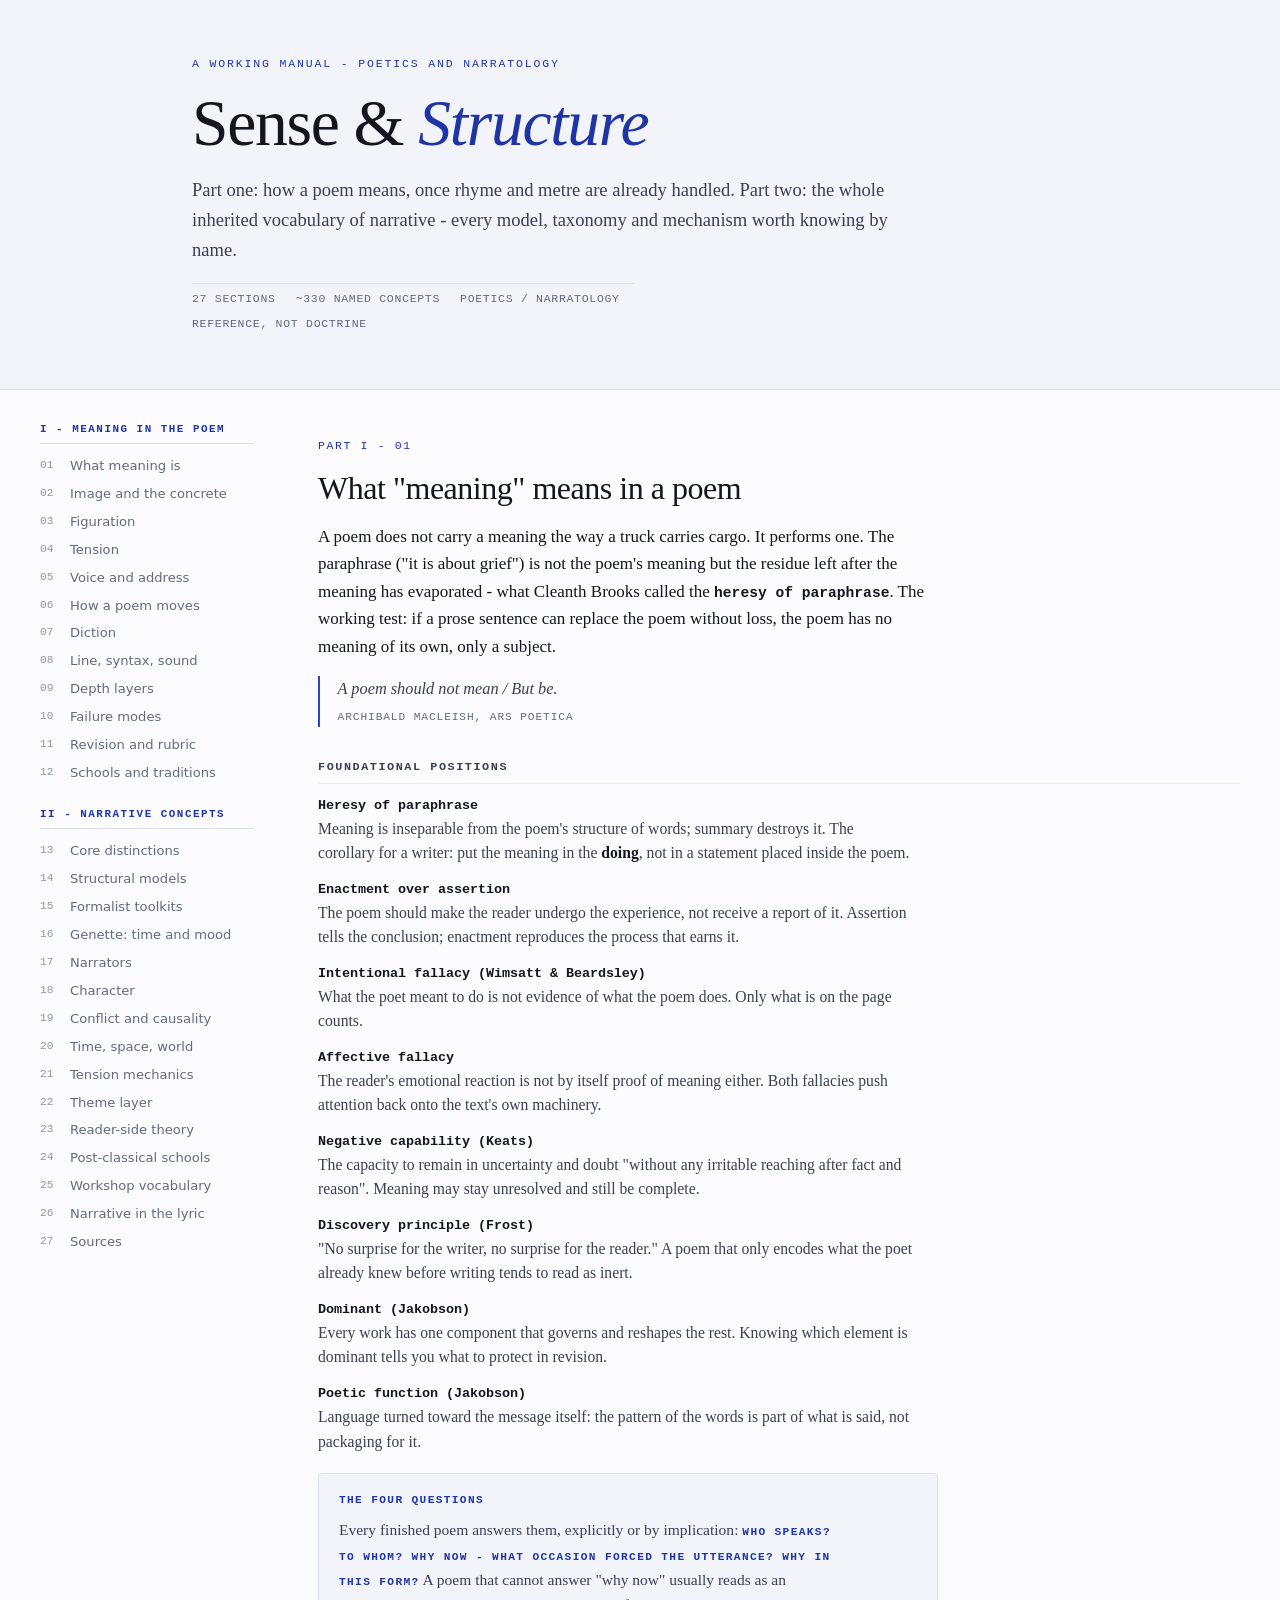
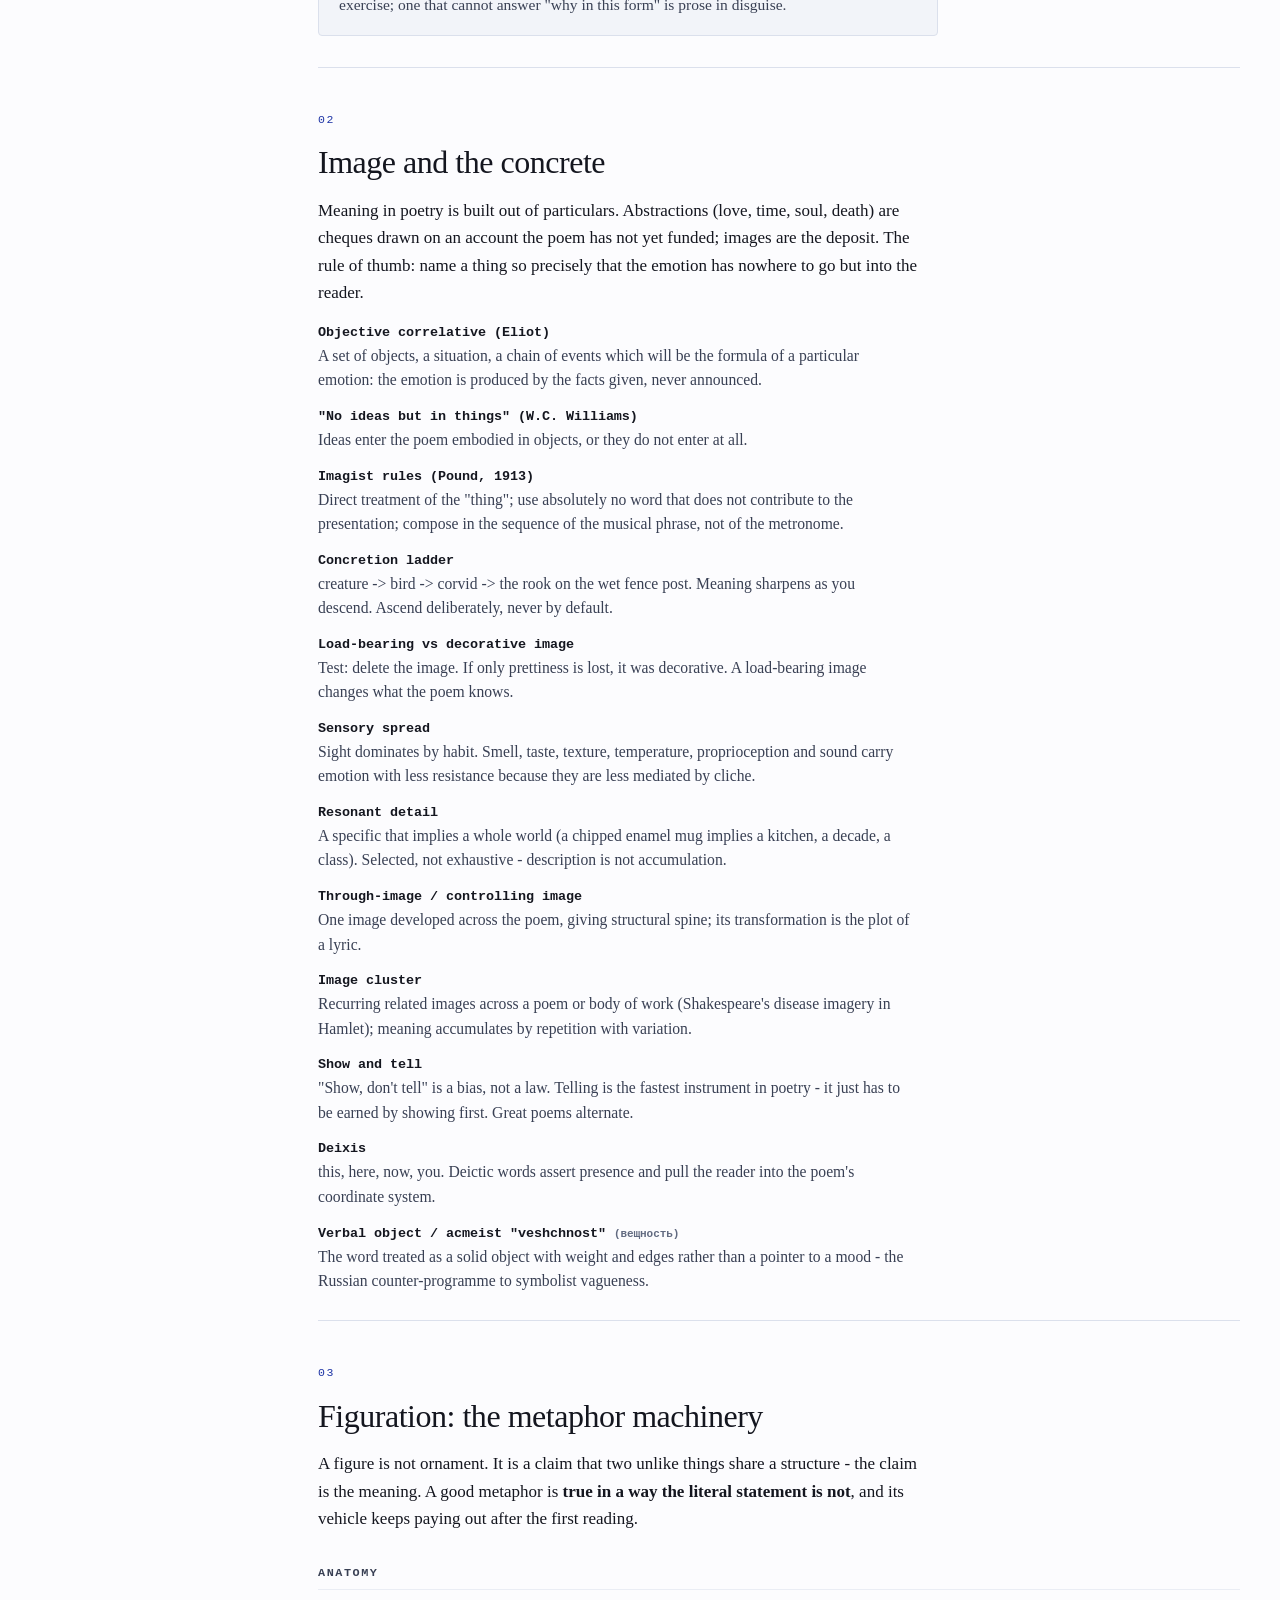
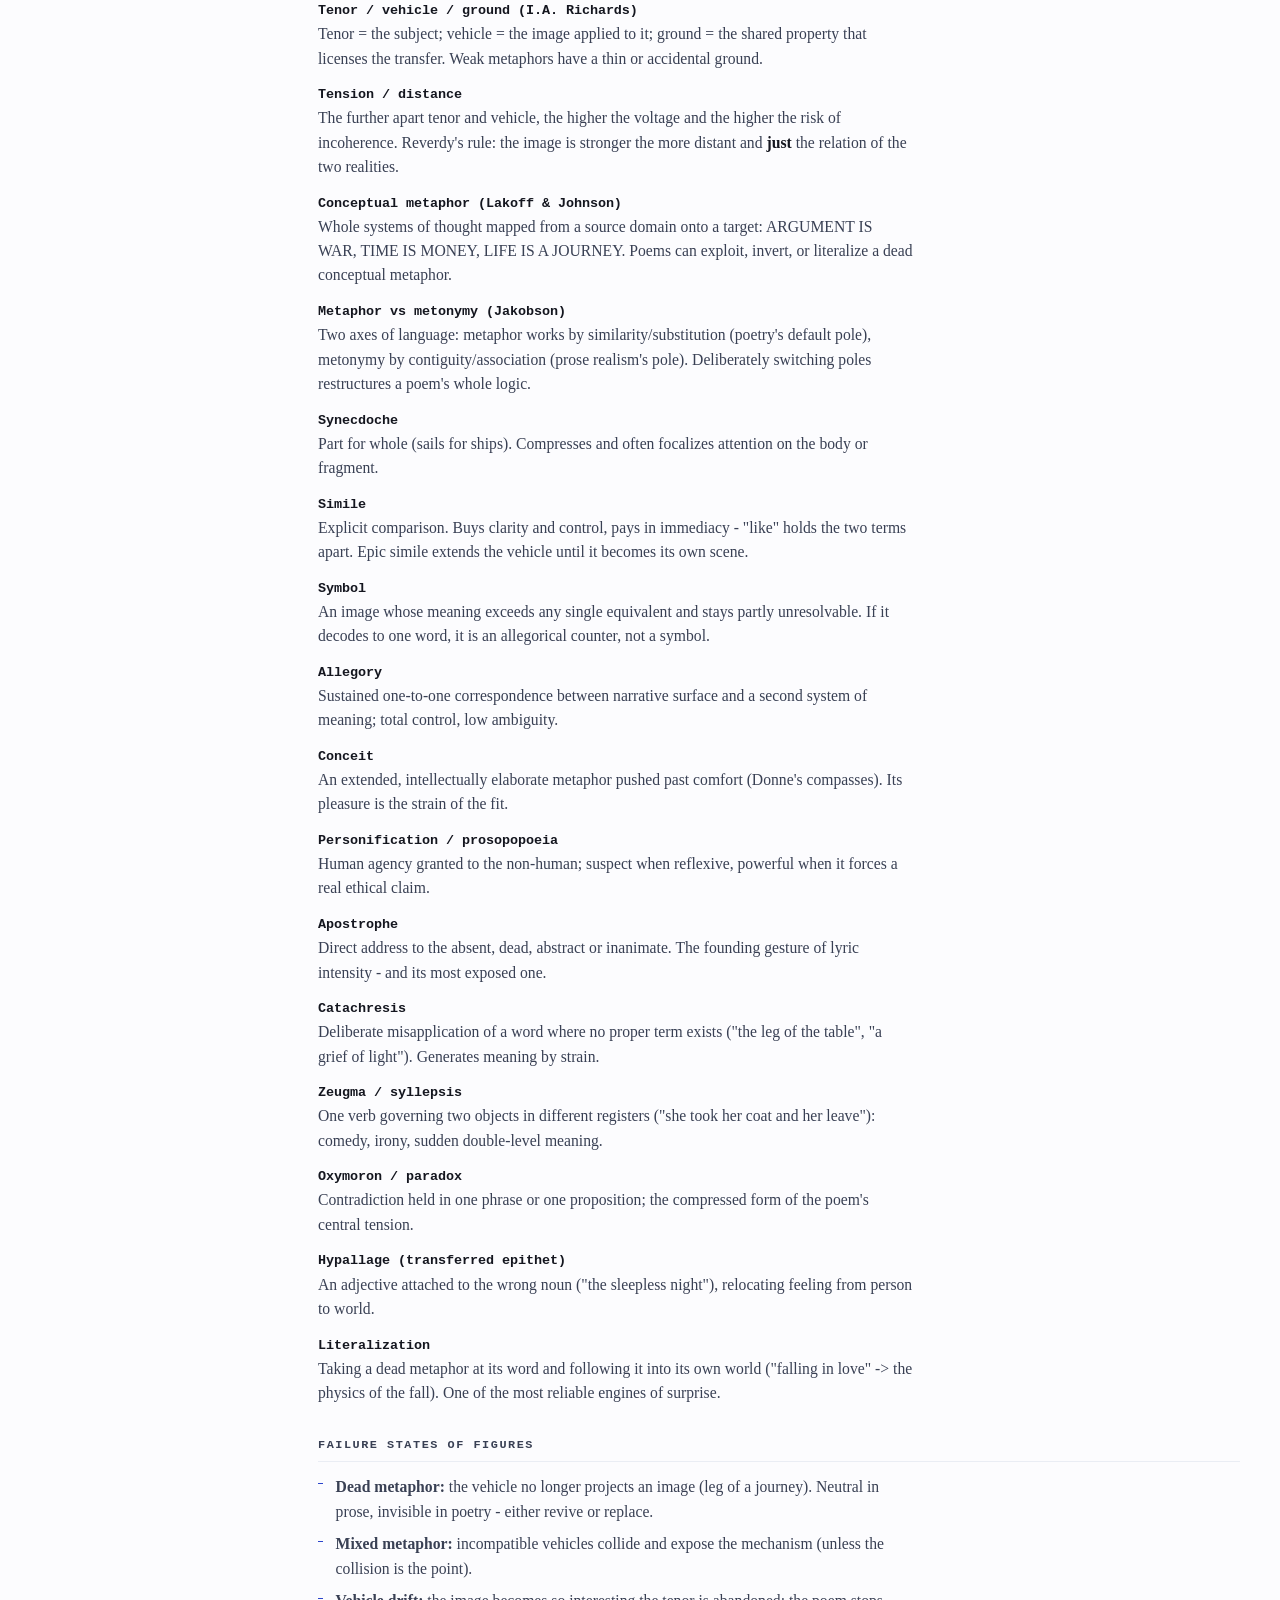
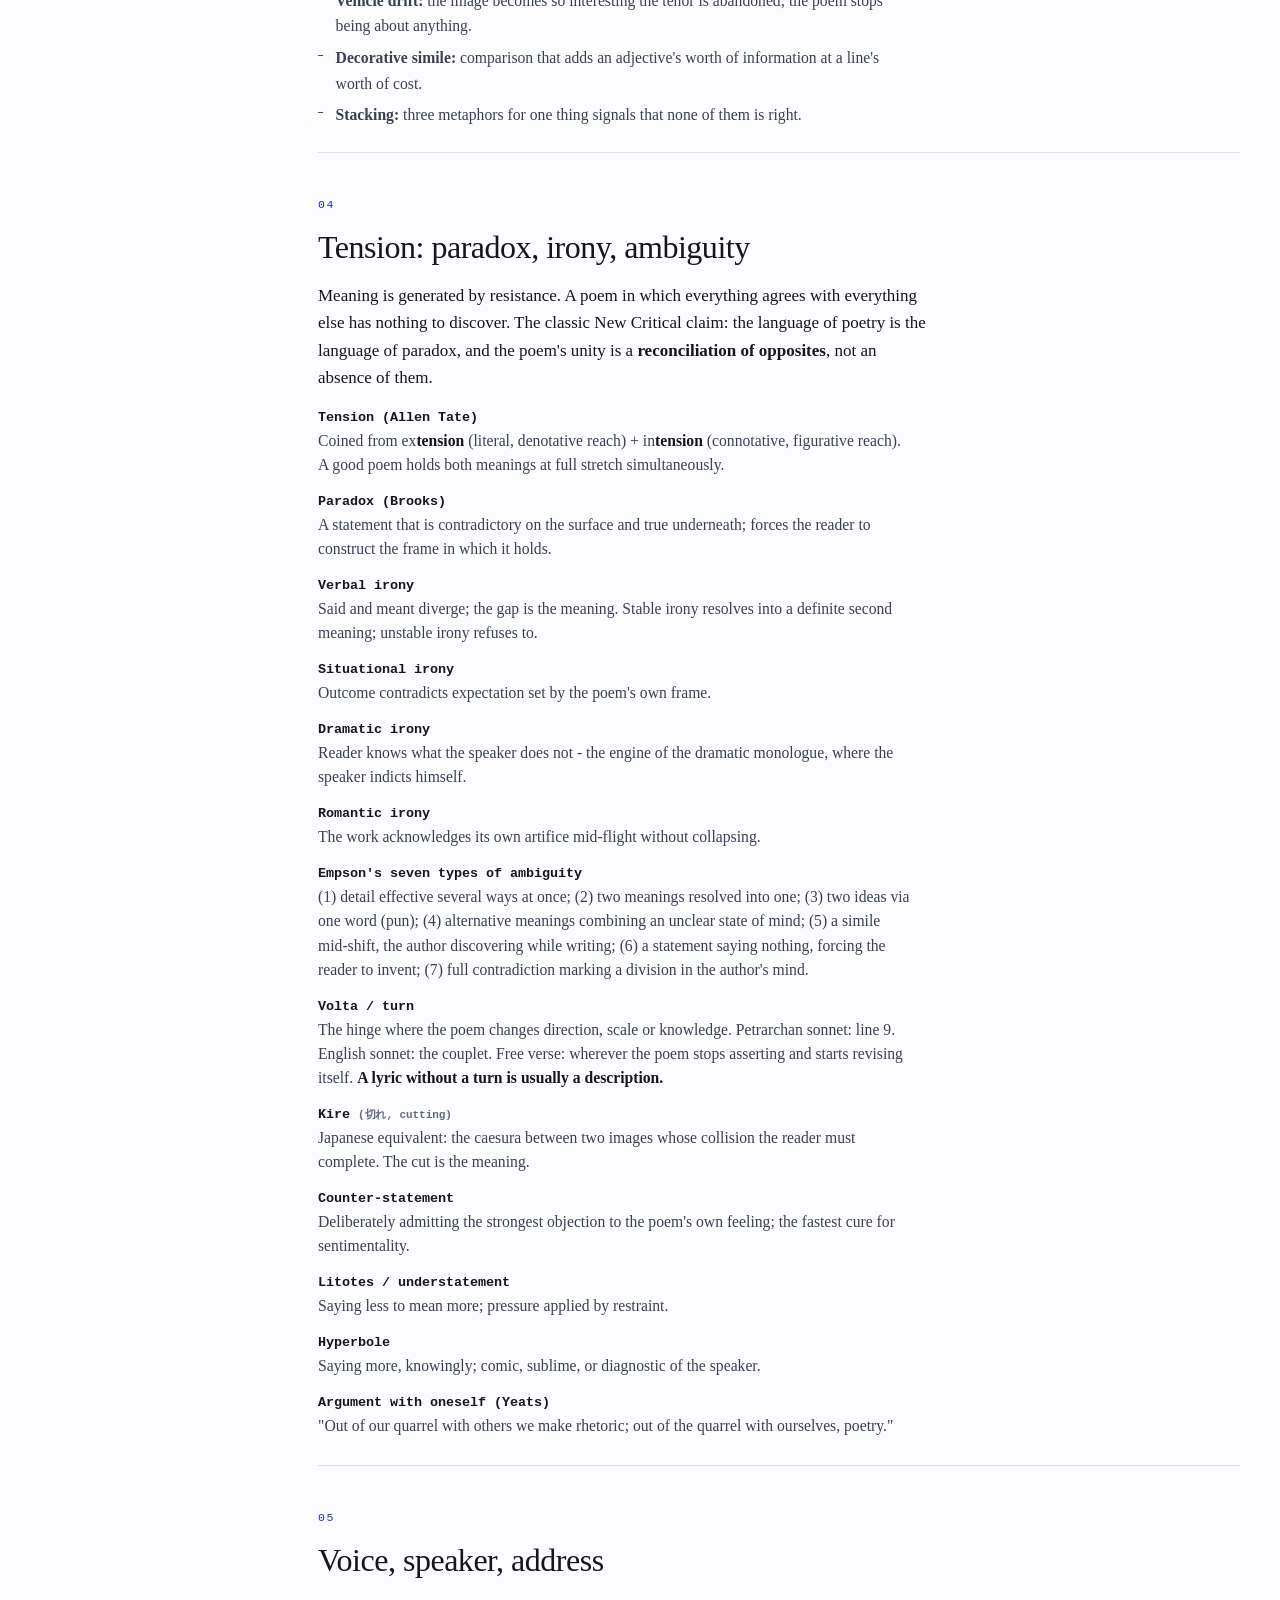
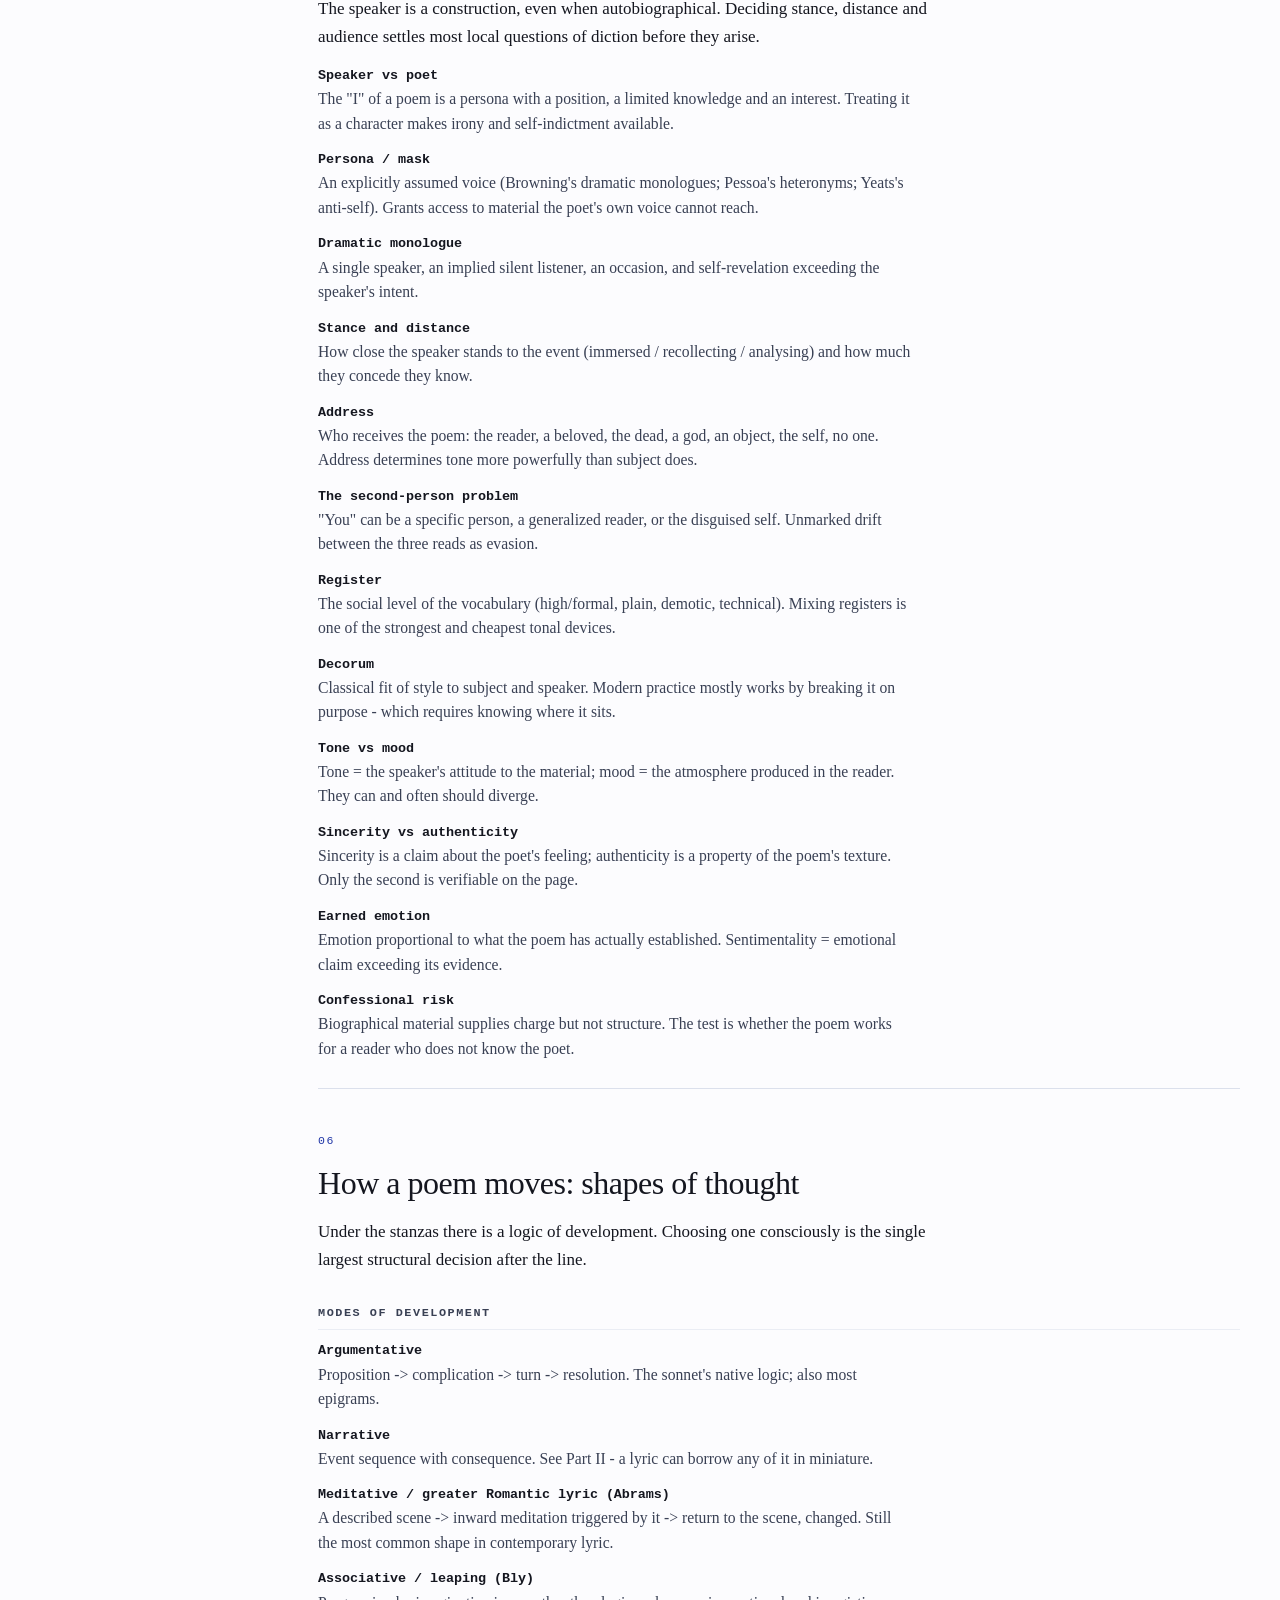
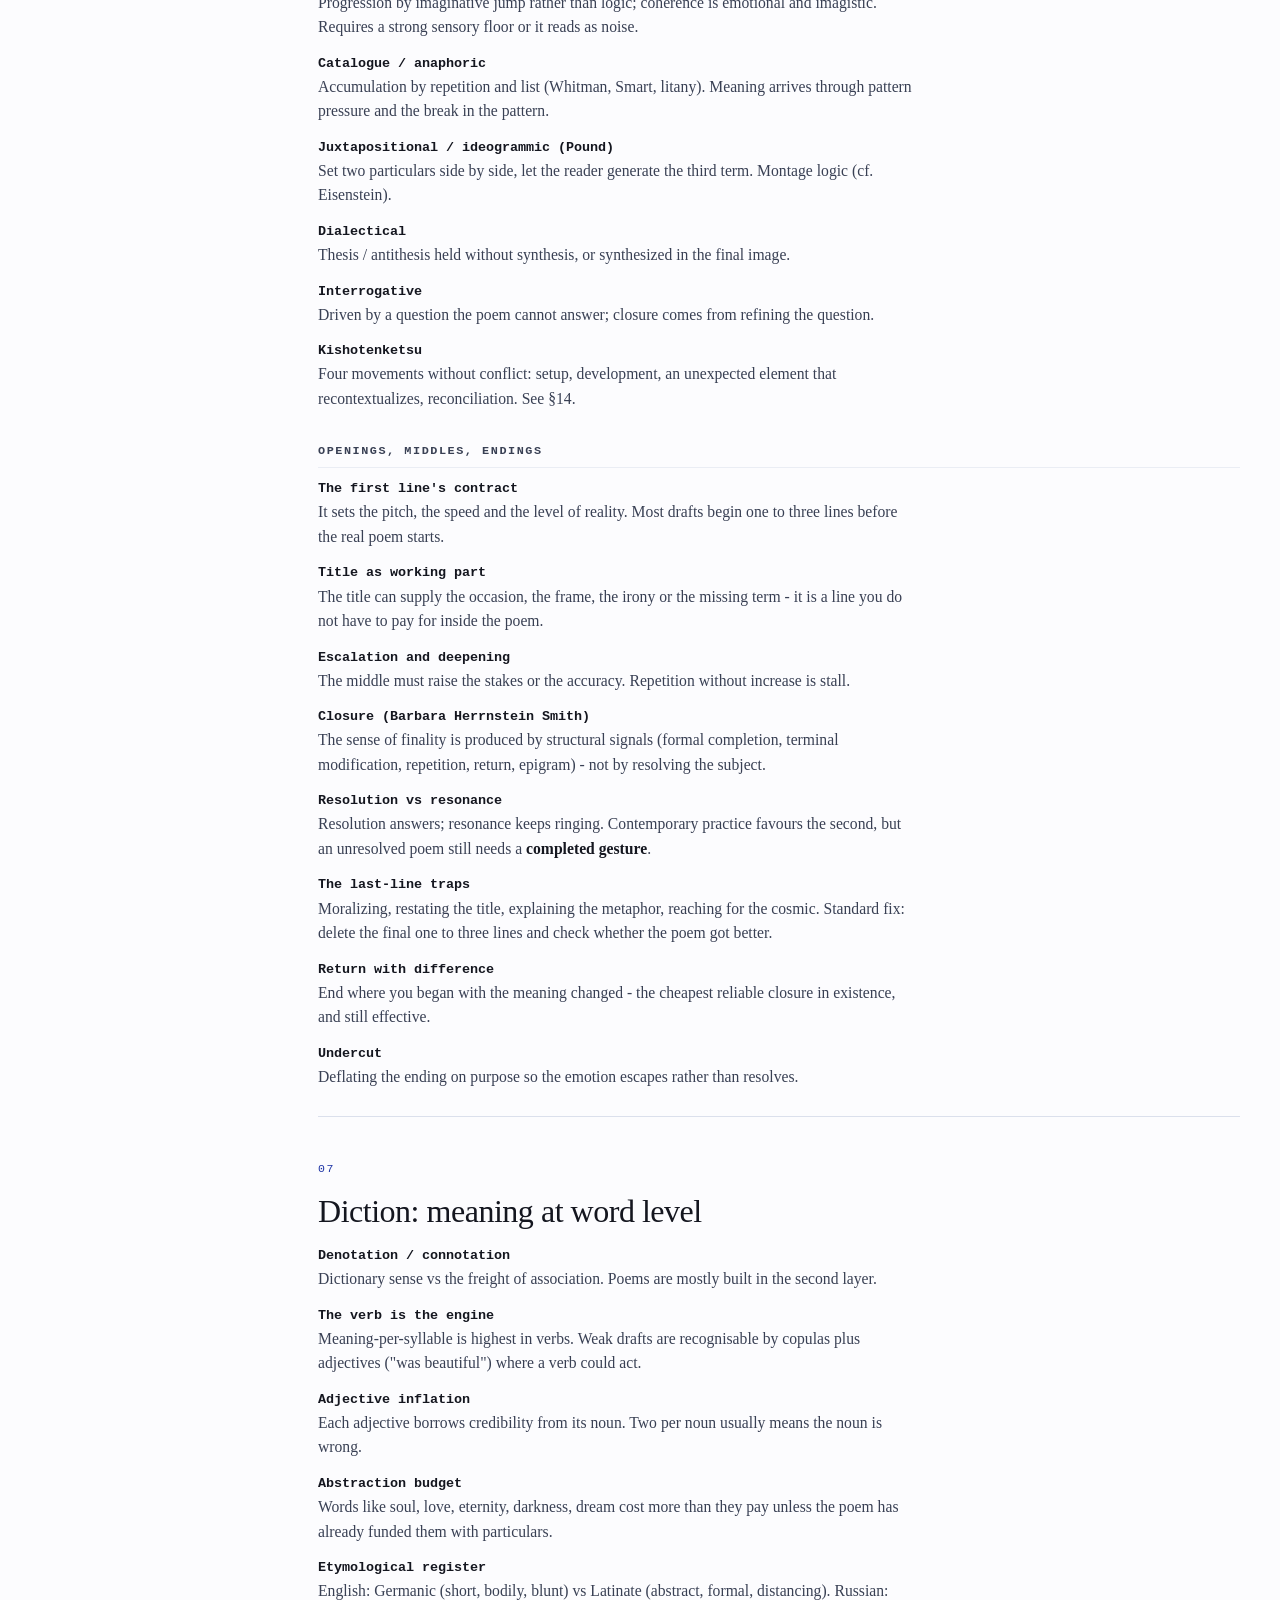
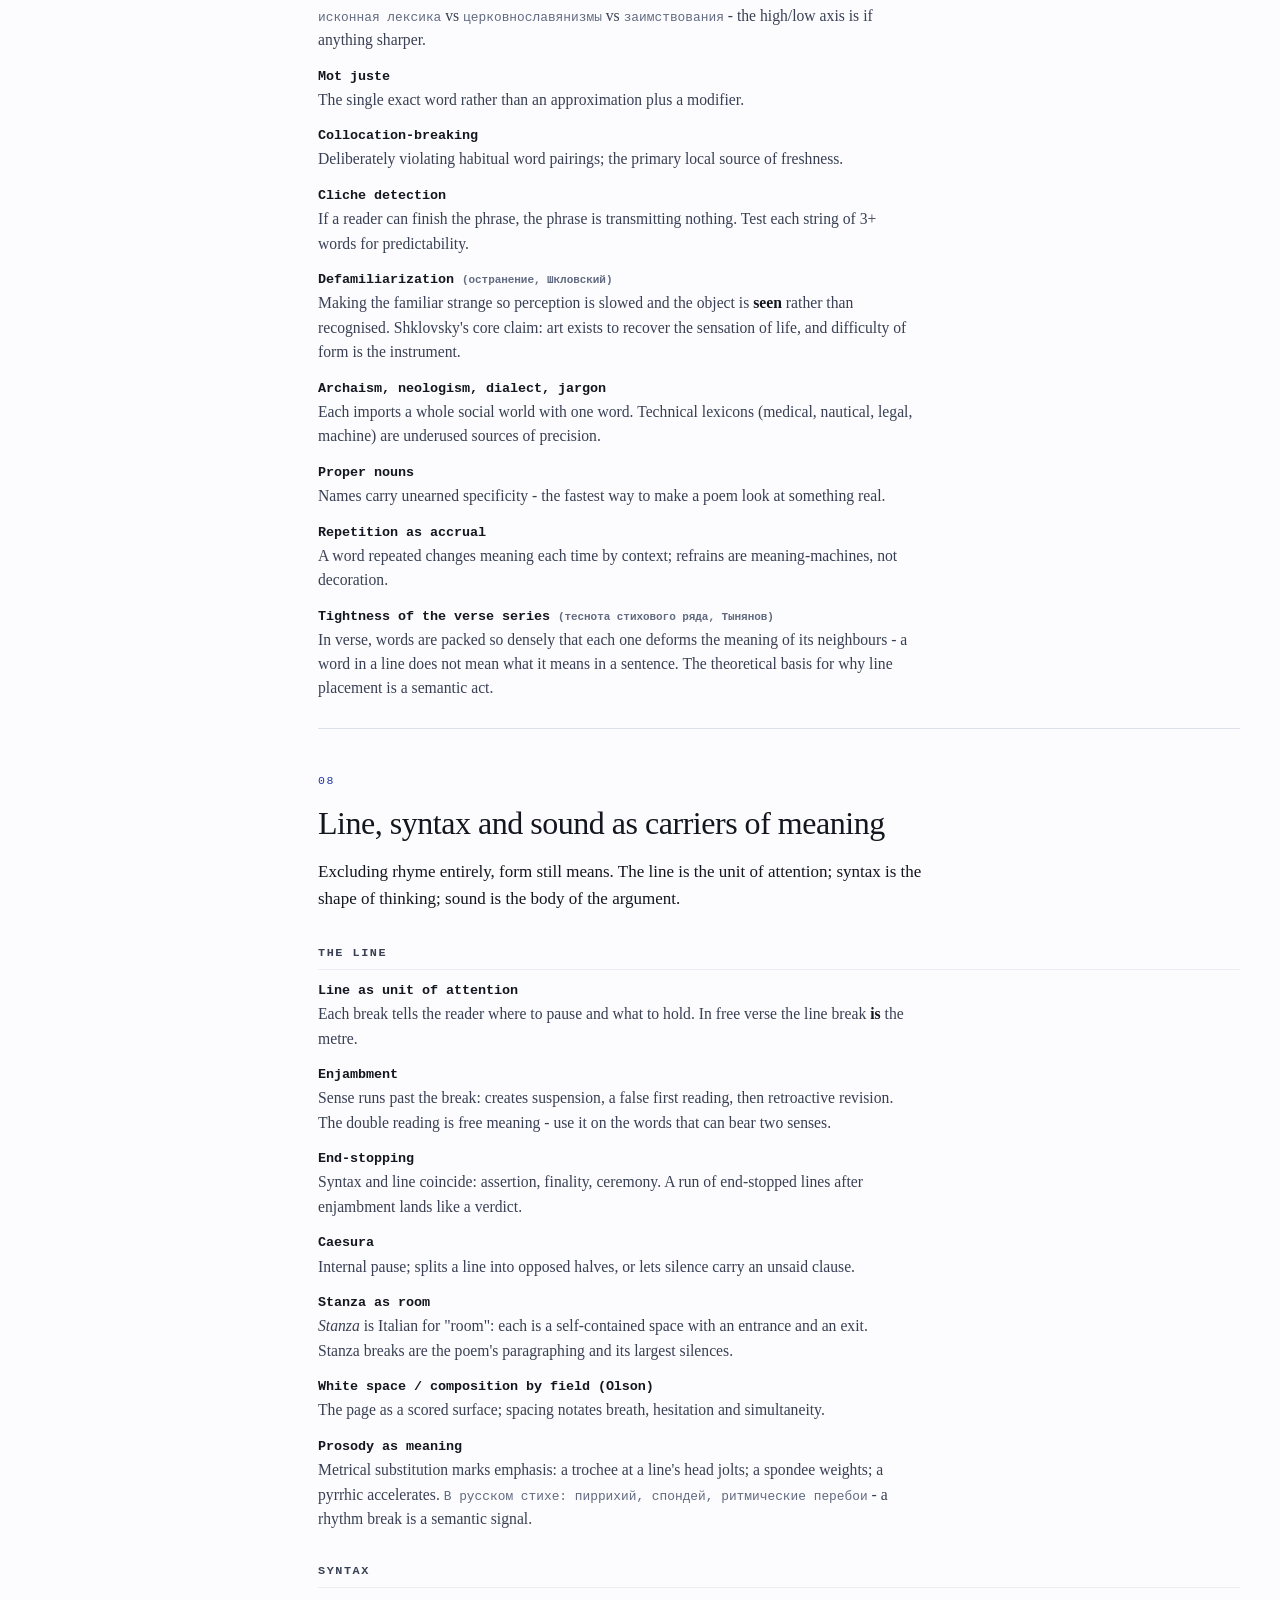
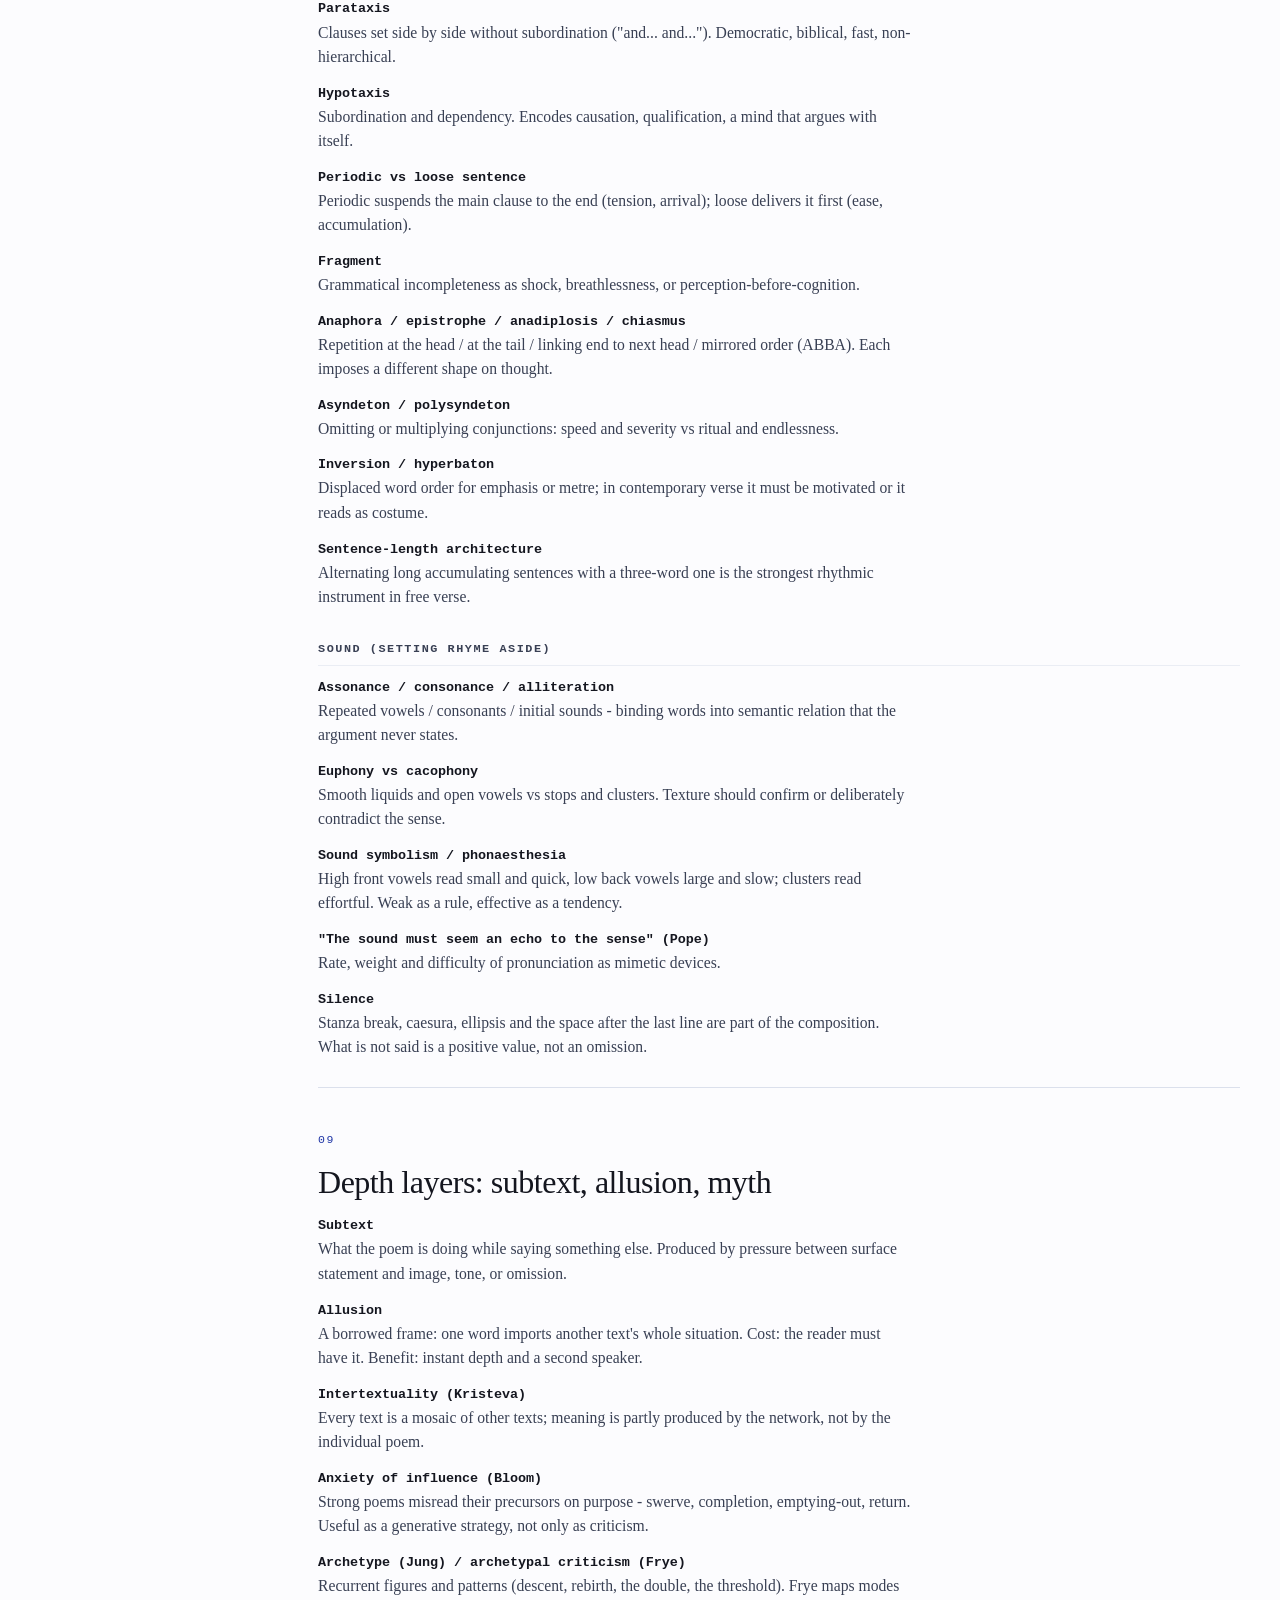
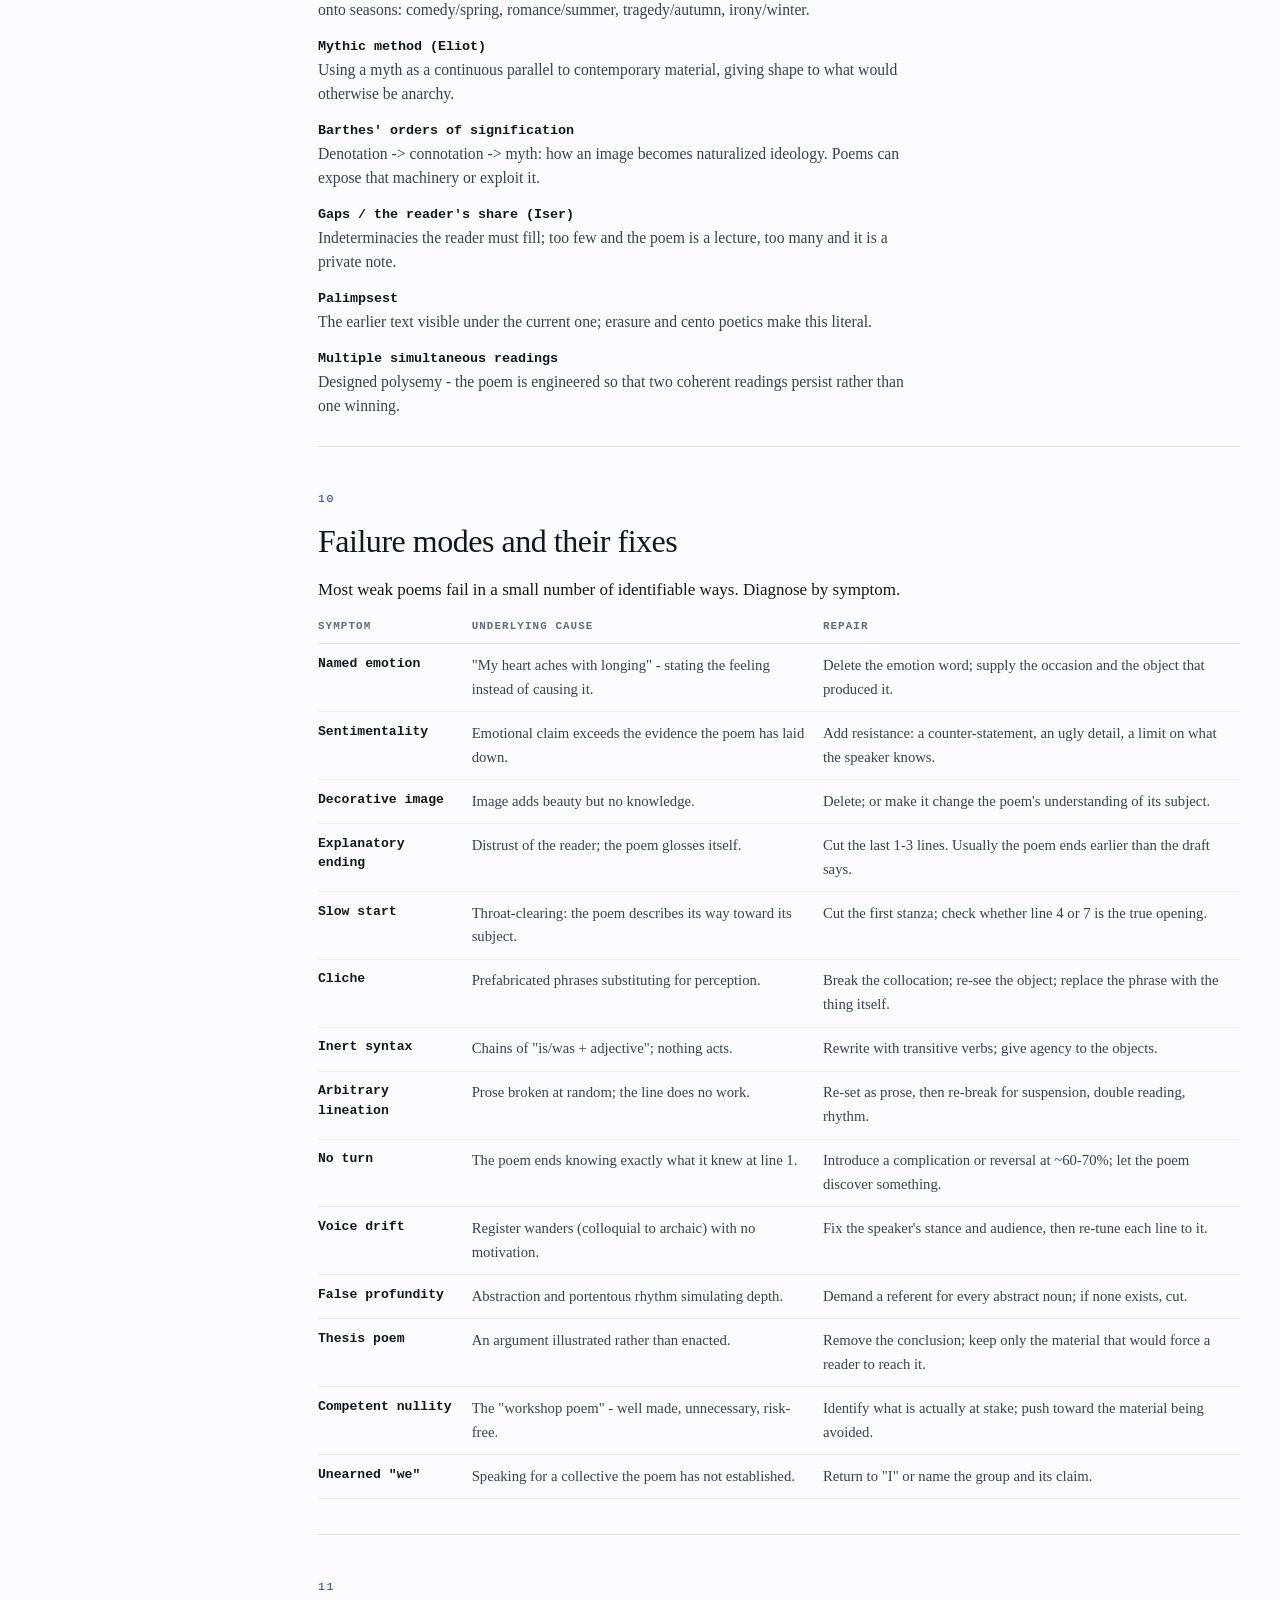
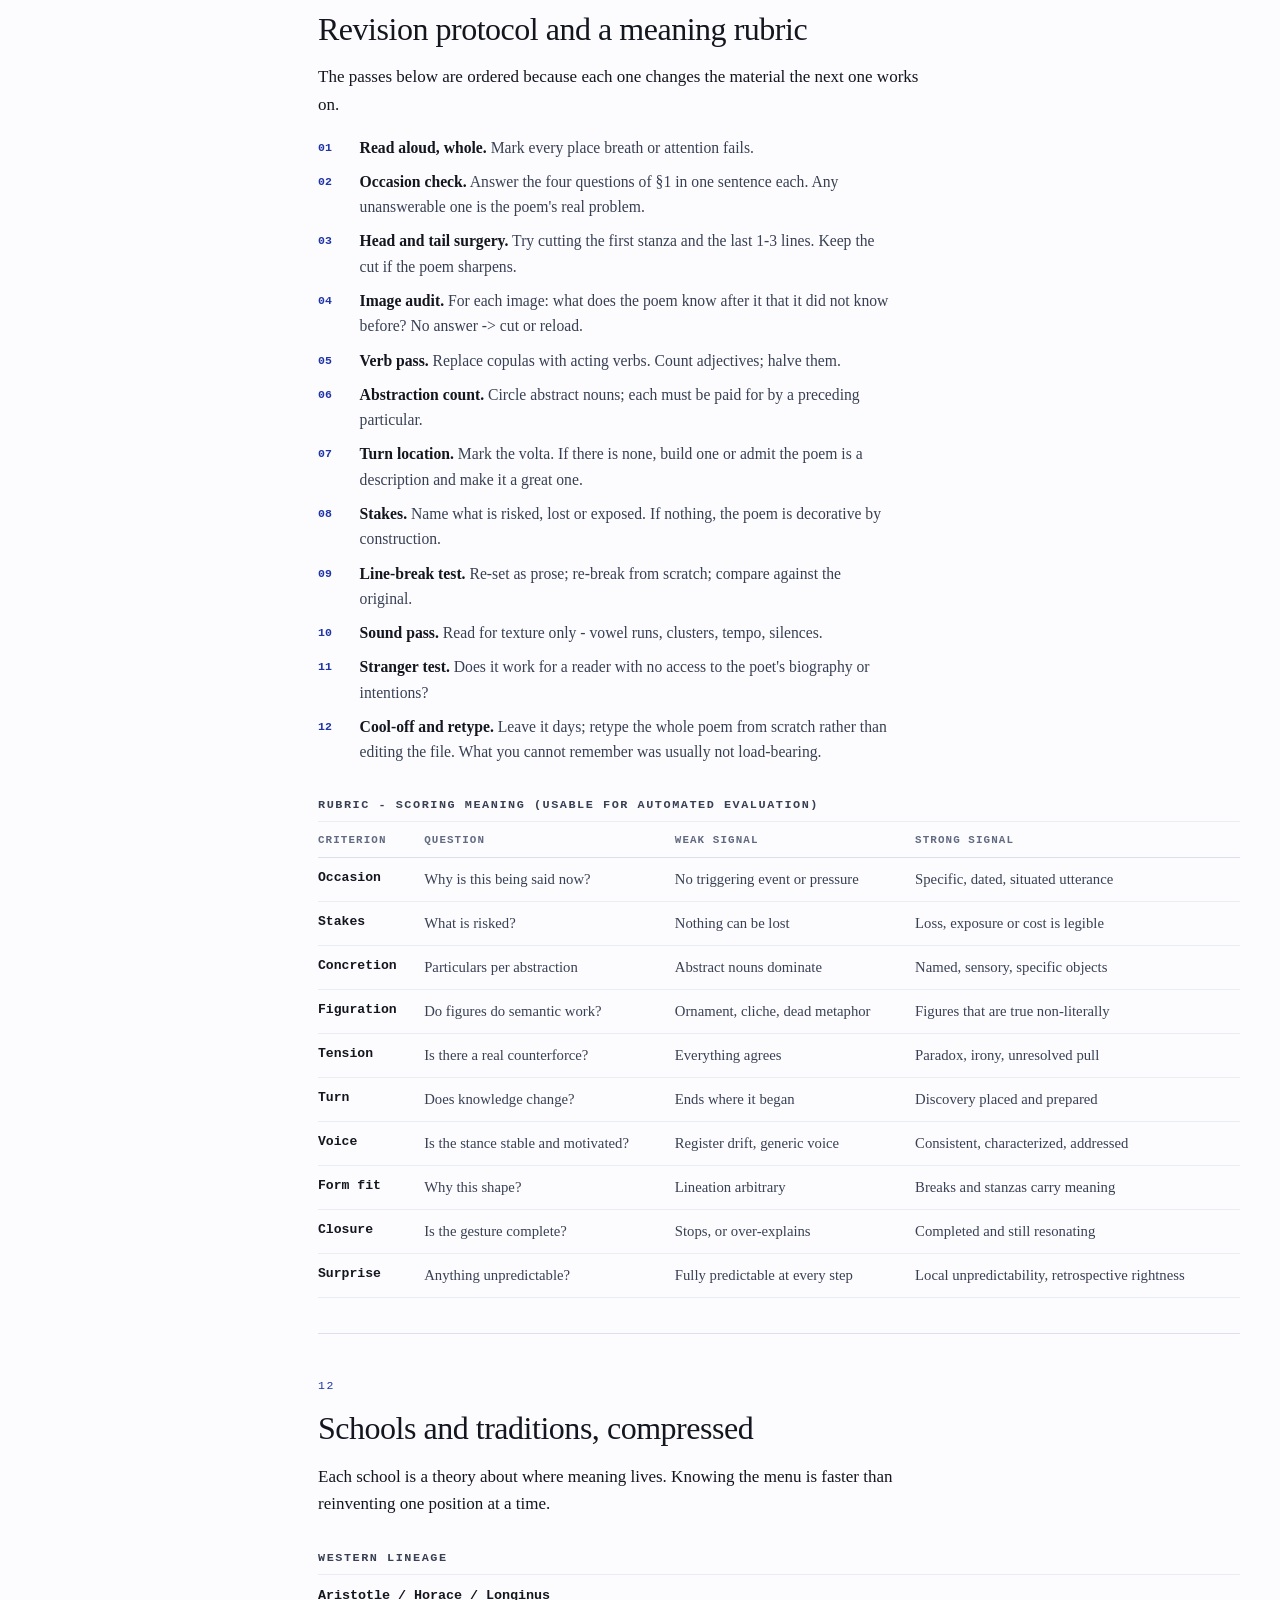
<file: docs/sense-and-structure.html>
<!doctype html>
<html lang="en">
<head>
<meta charset="utf-8">
<meta name="viewport" content="width=device-width,initial-scale=1">
<title>Sense &amp; Structure</title>
<style>
  :root{
    --paper:#FCFCFE; --surface:#F2F4F9; --sunk:#E8ECF5;
    --ink:#14161F; --ink-soft:#394054; --muted:#616A80;
    --rule:#DBE0EC; --rule-soft:#EAEDF4;
    --accent:#2B45CC; --accent-ink:#1F35A6;
    --a10:rgba(43,69,204,.09); --a20:rgba(43,69,204,.17); --a30:rgba(43,69,204,.26); --a45:rgba(43,69,204,.38);
    --rust:#9E3A26; --moss:#1D6547;
    --mono:ui-monospace,"SF Mono","JetBrains Mono","Cascadia Mono",Menlo,Consolas,monospace;
    --serif:"Iowan Old Style","Charter","Bitstream Charter","Palatino Linotype",Palatino,Georgia,serif;
    --sans:system-ui,-apple-system,"Segoe UI",Roboto,sans-serif;
  }
  @media (prefers-color-scheme: dark){
    :root:not([data-theme="light"]){
      --paper:#0D0F16; --surface:#141824; --sunk:#1A1F2E;
      --ink:#E7EAF2; --ink-soft:#C3C9D8; --muted:#949CB2;
      --rule:#242A3A; --rule-soft:#1B2130;
      --accent:#8098FF; --accent-ink:#A8B7FF;
      --a10:rgba(128,152,255,.10); --a20:rgba(128,152,255,.19); --a30:rgba(128,152,255,.29); --a45:rgba(128,152,255,.42);
      --rust:#E39178; --moss:#63C79A;
    }
  }
  :root[data-theme="dark"]{
    --paper:#0D0F16; --surface:#141824; --sunk:#1A1F2E;
    --ink:#E7EAF2; --ink-soft:#C3C9D8; --muted:#949CB2;
    --rule:#242A3A; --rule-soft:#1B2130;
    --accent:#8098FF; --accent-ink:#A8B7FF;
    --a10:rgba(128,152,255,.10); --a20:rgba(128,152,255,.19); --a30:rgba(128,152,255,.29); --a45:rgba(128,152,255,.42);
    --rust:#E39178; --moss:#63C79A;
  }

  body{background:var(--paper);color:var(--ink);font-family:var(--serif);font-size:17px;line-height:1.62;
       -webkit-font-smoothing:antialiased;margin:0;}
  ::selection{background:var(--a30);}
  a{color:var(--accent-ink);text-decoration-thickness:.5px;text-underline-offset:2px;}
  a:focus-visible,summary:focus-visible{outline:2px solid var(--accent);outline-offset:3px;border-radius:2px;}

  .band{border-bottom:1px solid var(--rule);background:var(--surface);}
  .shell{max-width:1200px;margin:0 auto;padding:0 28px;}
  .masthead{padding:56px 0 40px;display:grid;gap:18px;max-width:56rem;}
  .eyebrow{font:500 .72rem/1.4 var(--mono);letter-spacing:.16em;text-transform:uppercase;color:var(--accent-ink);margin:0;}
  h1{font-family:var(--serif);font-weight:400;font-size:clamp(2.5rem,6.4vw,4.1rem);line-height:1.02;letter-spacing:-.02em;
     margin:0;text-wrap:balance;}
  h1 em{font-style:italic;color:var(--accent-ink);}
  .lede{font-size:1.16rem;color:var(--ink-soft);margin:0;max-width:46rem;}
  .meta{display:flex;flex-wrap:wrap;gap:8px 20px;font:500 .72rem/1.5 var(--mono);letter-spacing:.06em;
        text-transform:uppercase;color:var(--muted);padding-top:6px;border-top:1px solid var(--rule);}

  .cols{max-width:1200px;margin:0 auto;padding:0 28px 96px;display:grid;grid-template-columns:214px minmax(0,1fr);gap:64px;align-items:start;}
  nav.rail{position:sticky;top:24px;max-height:calc(100vh - 48px);overflow:auto;font-family:var(--sans);
           padding:32px 0;display:grid;gap:4px;}
  nav.rail .part{font:600 .68rem/1.4 var(--mono);letter-spacing:.14em;text-transform:uppercase;color:var(--accent-ink);
                 margin:18px 0 6px;padding-bottom:6px;border-bottom:1px solid var(--rule);}
  nav.rail .part:first-child{margin-top:0;}
  nav.rail a{display:grid;grid-template-columns:24px 1fr;gap:6px;font-size:.82rem;line-height:1.35;color:var(--muted);
             text-decoration:none;padding:3px 0;}
  nav.rail a span{font:500 .7rem/1.6 var(--mono);color:var(--muted);opacity:.7;}
  nav.rail a:hover{color:var(--accent-ink);}

  main{padding:32px 0 0;min-width:0;}
  section{padding:44px 0 8px;border-top:1px solid var(--rule);scroll-margin-top:20px;}
  section:first-of-type{border-top:0;padding-top:16px;}
  .num{font:500 .72rem/1.4 var(--mono);letter-spacing:.14em;color:var(--accent-ink);text-transform:uppercase;}
  h2{font-weight:400;font-size:clamp(1.5rem,3vw,2rem);line-height:1.15;letter-spacing:-.015em;margin:.35rem 0 1rem;text-wrap:balance;}
  h3{font:600 .74rem/1.5 var(--mono);letter-spacing:.13em;text-transform:uppercase;color:var(--ink-soft);
     margin:2rem 0 .7rem;padding-bottom:.4rem;border-bottom:1px solid var(--rule-soft);}
  p{margin:0 0 1rem;max-width:64ch;}
  p.wide{max-width:72ch;}
  .k{font-family:var(--mono);font-size:.86em;font-weight:600;color:var(--ink);}
  .ru{font-family:var(--mono);font-size:.82em;color:var(--muted);}

  dl.terms{display:grid;gap:.9rem;margin:0 0 1.2rem;max-width:70ch;}
  dl.terms > div{display:grid;gap:.1rem;}
  dl.terms dt{font:600 .84rem/1.45 var(--mono);color:var(--ink);letter-spacing:-.005em;}
  dl.terms dd{margin:0;color:var(--ink-soft);font-size:.98rem;line-height:1.55;}
  dl.terms dd b{font-weight:600;color:var(--ink);}

  ol.steps{counter-reset:s;list-style:none;padding:0;margin:0 0 1.2rem;display:grid;gap:.55rem;max-width:68ch;}
  ol.steps li{counter-increment:s;position:relative;padding-left:2.6rem;font-size:.98rem;color:var(--ink-soft);}
  ol.steps li::before{content:counter(s,decimal-leading-zero);position:absolute;left:0;top:0;
                      font:600 .72rem/2.2 var(--mono);color:var(--accent-ink);}
  ol.steps li b{color:var(--ink);font-weight:600;}

  ul.plain{list-style:none;padding:0;margin:0 0 1rem;display:grid;gap:.4rem;max-width:68ch;}
  ul.plain li{padding-left:1.1rem;position:relative;font-size:.98rem;color:var(--ink-soft);}
  ul.plain li::before{content:"";position:absolute;left:0;top:.62em;width:5px;height:1px;background:var(--accent);}

  .scroll{overflow-x:auto;margin:0 0 1.4rem;padding-bottom:4px;}
  table{border-collapse:collapse;width:100%;min-width:560px;font-size:.92rem;}
  th{font:600 .68rem/1.4 var(--mono);letter-spacing:.1em;text-transform:uppercase;color:var(--muted);text-align:left;
     padding:0 14px .55rem 0;border-bottom:1px solid var(--rule);vertical-align:bottom;}
  td{padding:.6rem 14px .6rem 0;border-bottom:1px solid var(--rule-soft);vertical-align:top;color:var(--ink-soft);}
  td:first-child{color:var(--ink);font-family:var(--mono);font-size:.82rem;font-weight:600;line-height:1.5;white-space:nowrap;}
  td.wrapc:first-child{white-space:normal;}

  figure{margin:0 0 1.6rem;display:grid;gap:.7rem;}
  figcaption{font:500 .72rem/1.5 var(--mono);letter-spacing:.04em;color:var(--muted);}

  .atlas{display:grid;gap:9px;min-width:660px;}
  .arow{display:grid;grid-template-columns:118px 1fr;gap:14px;align-items:center;}
  .arow > b{font:600 .68rem/1.3 var(--mono);letter-spacing:.04em;color:var(--ink);text-align:right;}
  .track{display:grid;gap:2px;}
  .seg{font:500 9.5px/1.3 var(--mono);letter-spacing:.02em;color:var(--ink);background:var(--a10);
       padding:7px 5px;border-radius:2px;overflow:hidden;white-space:nowrap;text-overflow:ellipsis;}
  .t2{background:var(--a20);} .t3{background:var(--a30);} .t4{background:var(--a45);}
  .ruler{display:grid;grid-template-columns:118px 1fr;gap:14px;font:500 .62rem/1 var(--mono);color:var(--muted);
         letter-spacing:.1em;padding-bottom:2px;}
  .ruler div{display:flex;justify-content:space-between;}

  .arcs{display:grid;grid-template-columns:repeat(auto-fit,minmax(150px,1fr));gap:18px;margin:0 0 1.4rem;}
  .arc{display:grid;gap:6px;}
  .arc svg{width:100%;height:auto;color:var(--accent);background:var(--surface);border-radius:3px;}
  .arc b{font:600 .7rem/1.4 var(--mono);color:var(--ink);}
  .arc span{font-size:.86rem;color:var(--muted);line-height:1.4;}

  svg .lbl{font:600 10px var(--mono);fill:var(--ink);}
  svg .lbl-s{font:500 8.5px var(--mono);fill:var(--muted);letter-spacing:.08em;}

  blockquote{margin:0 0 1.3rem;padding:0 0 0 1.1rem;border-left:2px solid var(--accent);max-width:60ch;
             font-size:1.02rem;color:var(--ink-soft);font-style:italic;}
  blockquote cite{display:block;font:500 .7rem/1.6 var(--mono);font-style:normal;letter-spacing:.08em;
                  text-transform:uppercase;color:var(--muted);margin-top:.4rem;}

  .callout{background:var(--surface);border:1px solid var(--rule);border-radius:4px;padding:18px 20px;margin:0 0 1.4rem;
           max-width:68ch;display:grid;gap:.5rem;}
  .callout b{font:600 .7rem/1.5 var(--mono);letter-spacing:.12em;text-transform:uppercase;color:var(--accent-ink);}
  .callout p{margin:0;font-size:.97rem;color:var(--ink-soft);}

  footer{border-top:1px solid var(--rule);padding:36px 0 60px;font-size:.92rem;color:var(--muted);max-width:68ch;}

  @media (max-width:900px){
    .cols{grid-template-columns:minmax(0,1fr);gap:8px;padding-bottom:64px;}
    nav.rail{position:static;max-height:none;padding:24px 0 0;}
    body{font-size:16.5px;}
  }
  @media (prefers-reduced-motion:reduce){*{animation:none!important;transition:none!important;}}
</style>
</head>
<body>

<div class="band">
  <header class="shell masthead">
    <p class="eyebrow">A working manual - poetics and narratology</p>
    <h1>Sense &amp; <em>Structure</em></h1>
    <p class="lede">Part one: how a poem means, once rhyme and metre are already handled. Part two: the whole
      inherited vocabulary of narrative - every model, taxonomy and mechanism worth knowing by name.</p>
    <p class="meta"><span>27 sections</span><span>~330 named concepts</span><span>Poetics / Narratology</span><span>Reference, not doctrine</span></p>
  </header>
</div>

<div class="cols">
<nav class="rail" aria-label="Contents">
  <p class="part">I - Meaning in the poem</p>
  <a href="#s1"><span>01</span>What meaning is</a>
  <a href="#s2"><span>02</span>Image and the concrete</a>
  <a href="#s3"><span>03</span>Figuration</a>
  <a href="#s4"><span>04</span>Tension</a>
  <a href="#s5"><span>05</span>Voice and address</a>
  <a href="#s6"><span>06</span>How a poem moves</a>
  <a href="#s7"><span>07</span>Diction</a>
  <a href="#s8"><span>08</span>Line, syntax, sound</a>
  <a href="#s9"><span>09</span>Depth layers</a>
  <a href="#s10"><span>10</span>Failure modes</a>
  <a href="#s11"><span>11</span>Revision and rubric</a>
  <a href="#s12"><span>12</span>Schools and traditions</a>
  <p class="part">II - Narrative concepts</p>
  <a href="#s13"><span>13</span>Core distinctions</a>
  <a href="#s14"><span>14</span>Structural models</a>
  <a href="#s15"><span>15</span>Formalist toolkits</a>
  <a href="#s16"><span>16</span>Genette: time and mood</a>
  <a href="#s17"><span>17</span>Narrators</a>
  <a href="#s18"><span>18</span>Character</a>
  <a href="#s19"><span>19</span>Conflict and causality</a>
  <a href="#s20"><span>20</span>Time, space, world</a>
  <a href="#s21"><span>21</span>Tension mechanics</a>
  <a href="#s22"><span>22</span>Theme layer</a>
  <a href="#s23"><span>23</span>Reader-side theory</a>
  <a href="#s24"><span>24</span>Post-classical schools</a>
  <a href="#s25"><span>25</span>Workshop vocabulary</a>
  <a href="#s26"><span>26</span>Narrative in the lyric</a>
  <a href="#s27"><span>27</span>Sources</a>
</nav>

<main>

<section id="s1">
  <p class="num">Part I - 01</p>
  <h2>What "meaning" means in a poem</h2>
  <p class="wide">A poem does not carry a meaning the way a truck carries cargo. It performs one. The paraphrase
    ("it is about grief") is not the poem's meaning but the residue left after the meaning has evaporated - what
    Cleanth Brooks called the <span class="k">heresy of paraphrase</span>. The working test: if a prose sentence can
    replace the poem without loss, the poem has no meaning of its own, only a subject.</p>
  <blockquote>A poem should not mean / But be.<cite>Archibald MacLeish, Ars Poetica</cite></blockquote>
  <h3>Foundational positions</h3>
  <dl class="terms">
    <div><dt>Heresy of paraphrase</dt><dd>Meaning is inseparable from the poem's structure of words; summary destroys it. The corollary for a writer: put the meaning in the <b>doing</b>, not in a statement placed inside the poem.</dd></div>
    <div><dt>Enactment over assertion</dt><dd>The poem should make the reader undergo the experience, not receive a report of it. Assertion tells the conclusion; enactment reproduces the process that earns it.</dd></div>
    <div><dt>Intentional fallacy (Wimsatt &amp; Beardsley)</dt><dd>What the poet meant to do is not evidence of what the poem does. Only what is on the page counts.</dd></div>
    <div><dt>Affective fallacy</dt><dd>The reader's emotional reaction is not by itself proof of meaning either. Both fallacies push attention back onto the text's own machinery.</dd></div>
    <div><dt>Negative capability (Keats)</dt><dd>The capacity to remain in uncertainty and doubt "without any irritable reaching after fact and reason". Meaning may stay unresolved and still be complete.</dd></div>
    <div><dt>Discovery principle (Frost)</dt><dd>"No surprise for the writer, no surprise for the reader." A poem that only encodes what the poet already knew before writing tends to read as inert.</dd></div>
    <div><dt>Dominant (Jakobson)</dt><dd>Every work has one component that governs and reshapes the rest. Knowing which element is dominant tells you what to protect in revision.</dd></div>
    <div><dt>Poetic function (Jakobson)</dt><dd>Language turned toward the message itself: the pattern of the words is part of what is said, not packaging for it.</dd></div>
  </dl>
  <div class="callout">
    <b>The four questions</b>
    <p>Every finished poem answers them, explicitly or by implication: <b>Who speaks? To whom? Why now - what occasion
      forced the utterance? Why in this form?</b> A poem that cannot answer "why now" usually reads as an exercise;
      one that cannot answer "why in this form" is prose in disguise.</p>
  </div>
</section>

<section id="s2">
  <p class="num">02</p>
  <h2>Image and the concrete</h2>
  <p class="wide">Meaning in poetry is built out of particulars. Abstractions (love, time, soul, death) are cheques
    drawn on an account the poem has not yet funded; images are the deposit. The rule of thumb: name a thing so
    precisely that the emotion has nowhere to go but into the reader.</p>
  <dl class="terms">
    <div><dt>Objective correlative (Eliot)</dt><dd>A set of objects, a situation, a chain of events which will be the formula of a particular emotion: the emotion is produced by the facts given, never announced.</dd></div>
    <div><dt>"No ideas but in things" (W.C. Williams)</dt><dd>Ideas enter the poem embodied in objects, or they do not enter at all.</dd></div>
    <div><dt>Imagist rules (Pound, 1913)</dt><dd>Direct treatment of the "thing"; use absolutely no word that does not contribute to the presentation; compose in the sequence of the musical phrase, not of the metronome.</dd></div>
    <div><dt>Concretion ladder</dt><dd>creature -> bird -> corvid -> the rook on the wet fence post. Meaning sharpens as you descend. Ascend deliberately, never by default.</dd></div>
    <div><dt>Load-bearing vs decorative image</dt><dd>Test: delete the image. If only prettiness is lost, it was decorative. A load-bearing image changes what the poem knows.</dd></div>
    <div><dt>Sensory spread</dt><dd>Sight dominates by habit. Smell, taste, texture, temperature, proprioception and sound carry emotion with less resistance because they are less mediated by cliche.</dd></div>
    <div><dt>Resonant detail</dt><dd>A specific that implies a whole world (a chipped enamel mug implies a kitchen, a decade, a class). Selected, not exhaustive - description is not accumulation.</dd></div>
    <div><dt>Through-image / controlling image</dt><dd>One image developed across the poem, giving structural spine; its transformation is the plot of a lyric.</dd></div>
    <div><dt>Image cluster</dt><dd>Recurring related images across a poem or body of work (Shakespeare's disease imagery in Hamlet); meaning accumulates by repetition with variation.</dd></div>
    <div><dt>Show and tell</dt><dd>"Show, don't tell" is a bias, not a law. Telling is the fastest instrument in poetry - it just has to be earned by showing first. Great poems alternate.</dd></div>
    <div><dt>Deixis</dt><dd>this, here, now, you. Deictic words assert presence and pull the reader into the poem's coordinate system.</dd></div>
    <div><dt>Verbal object / acmeist "veshchnost" <span class="ru">(вещность)</span></dt><dd>The word treated as a solid object with weight and edges rather than a pointer to a mood - the Russian counter-programme to symbolist vagueness.</dd></div>
  </dl>
</section>

<section id="s3">
  <p class="num">03</p>
  <h2>Figuration: the metaphor machinery</h2>
  <p class="wide">A figure is not ornament. It is a claim that two unlike things share a structure - the claim is the
    meaning. A good metaphor is <b>true in a way the literal statement is not</b>, and its vehicle keeps paying out
    after the first reading.</p>
  <h3>Anatomy</h3>
  <dl class="terms">
    <div><dt>Tenor / vehicle / ground (I.A. Richards)</dt><dd>Tenor = the subject; vehicle = the image applied to it; ground = the shared property that licenses the transfer. Weak metaphors have a thin or accidental ground.</dd></div>
    <div><dt>Tension / distance</dt><dd>The further apart tenor and vehicle, the higher the voltage and the higher the risk of incoherence. Reverdy's rule: the image is stronger the more distant and <b>just</b> the relation of the two realities.</dd></div>
    <div><dt>Conceptual metaphor (Lakoff &amp; Johnson)</dt><dd>Whole systems of thought mapped from a source domain onto a target: ARGUMENT IS WAR, TIME IS MONEY, LIFE IS A JOURNEY. Poems can exploit, invert, or literalize a dead conceptual metaphor.</dd></div>
    <div><dt>Metaphor vs metonymy (Jakobson)</dt><dd>Two axes of language: metaphor works by similarity/substitution (poetry's default pole), metonymy by contiguity/association (prose realism's pole). Deliberately switching poles restructures a poem's whole logic.</dd></div>
    <div><dt>Synecdoche</dt><dd>Part for whole (sails for ships). Compresses and often focalizes attention on the body or fragment.</dd></div>
    <div><dt>Simile</dt><dd>Explicit comparison. Buys clarity and control, pays in immediacy - "like" holds the two terms apart. Epic simile extends the vehicle until it becomes its own scene.</dd></div>
    <div><dt>Symbol</dt><dd>An image whose meaning exceeds any single equivalent and stays partly unresolvable. If it decodes to one word, it is an allegorical counter, not a symbol.</dd></div>
    <div><dt>Allegory</dt><dd>Sustained one-to-one correspondence between narrative surface and a second system of meaning; total control, low ambiguity.</dd></div>
    <div><dt>Conceit</dt><dd>An extended, intellectually elaborate metaphor pushed past comfort (Donne's compasses). Its pleasure is the strain of the fit.</dd></div>
    <div><dt>Personification / prosopopoeia</dt><dd>Human agency granted to the non-human; suspect when reflexive, powerful when it forces a real ethical claim.</dd></div>
    <div><dt>Apostrophe</dt><dd>Direct address to the absent, dead, abstract or inanimate. The founding gesture of lyric intensity - and its most exposed one.</dd></div>
    <div><dt>Catachresis</dt><dd>Deliberate misapplication of a word where no proper term exists ("the leg of the table", "a grief of light"). Generates meaning by strain.</dd></div>
    <div><dt>Zeugma / syllepsis</dt><dd>One verb governing two objects in different registers ("she took her coat and her leave"): comedy, irony, sudden double-level meaning.</dd></div>
    <div><dt>Oxymoron / paradox</dt><dd>Contradiction held in one phrase or one proposition; the compressed form of the poem's central tension.</dd></div>
    <div><dt>Hypallage (transferred epithet)</dt><dd>An adjective attached to the wrong noun ("the sleepless night"), relocating feeling from person to world.</dd></div>
    <div><dt>Literalization</dt><dd>Taking a dead metaphor at its word and following it into its own world ("falling in love" -> the physics of the fall). One of the most reliable engines of surprise.</dd></div>
  </dl>
  <h3>Failure states of figures</h3>
  <ul class="plain">
    <li><b>Dead metaphor:</b> the vehicle no longer projects an image (leg of a journey). Neutral in prose, invisible in poetry - either revive or replace.</li>
    <li><b>Mixed metaphor:</b> incompatible vehicles collide and expose the mechanism (unless the collision is the point).</li>
    <li><b>Vehicle drift:</b> the image becomes so interesting the tenor is abandoned; the poem stops being about anything.</li>
    <li><b>Decorative simile:</b> comparison that adds an adjective's worth of information at a line's worth of cost.</li>
    <li><b>Stacking:</b> three metaphors for one thing signals that none of them is right.</li>
  </ul>
</section>

<section id="s4">
  <p class="num">04</p>
  <h2>Tension: paradox, irony, ambiguity</h2>
  <p class="wide">Meaning is generated by resistance. A poem in which everything agrees with everything else has
    nothing to discover. The classic New Critical claim: the language of poetry is the language of paradox, and the
    poem's unity is a <b>reconciliation of opposites</b>, not an absence of them.</p>
  <dl class="terms">
    <div><dt>Tension (Allen Tate)</dt><dd>Coined from ex<b>tension</b> (literal, denotative reach) + in<b>tension</b> (connotative, figurative reach). A good poem holds both meanings at full stretch simultaneously.</dd></div>
    <div><dt>Paradox (Brooks)</dt><dd>A statement that is contradictory on the surface and true underneath; forces the reader to construct the frame in which it holds.</dd></div>
    <div><dt>Verbal irony</dt><dd>Said and meant diverge; the gap is the meaning. Stable irony resolves into a definite second meaning; unstable irony refuses to.</dd></div>
    <div><dt>Situational irony</dt><dd>Outcome contradicts expectation set by the poem's own frame.</dd></div>
    <div><dt>Dramatic irony</dt><dd>Reader knows what the speaker does not - the engine of the dramatic monologue, where the speaker indicts himself.</dd></div>
    <div><dt>Romantic irony</dt><dd>The work acknowledges its own artifice mid-flight without collapsing.</dd></div>
    <div><dt>Empson's seven types of ambiguity</dt><dd>(1) detail effective several ways at once; (2) two meanings resolved into one; (3) two ideas via one word (pun); (4) alternative meanings combining an unclear state of mind; (5) a simile mid-shift, the author discovering while writing; (6) a statement saying nothing, forcing the reader to invent; (7) full contradiction marking a division in the author's mind.</dd></div>
    <div><dt>Volta / turn</dt><dd>The hinge where the poem changes direction, scale or knowledge. Petrarchan sonnet: line 9. English sonnet: the couplet. Free verse: wherever the poem stops asserting and starts revising itself. <b>A lyric without a turn is usually a description.</b></dd></div>
    <div><dt>Kire <span class="ru">(切れ, cutting)</span></dt><dd>Japanese equivalent: the caesura between two images whose collision the reader must complete. The cut is the meaning.</dd></div>
    <div><dt>Counter-statement</dt><dd>Deliberately admitting the strongest objection to the poem's own feeling; the fastest cure for sentimentality.</dd></div>
    <div><dt>Litotes / understatement</dt><dd>Saying less to mean more; pressure applied by restraint.</dd></div>
    <div><dt>Hyperbole</dt><dd>Saying more, knowingly; comic, sublime, or diagnostic of the speaker.</dd></div>
    <div><dt>Argument with oneself (Yeats)</dt><dd>"Out of our quarrel with others we make rhetoric; out of the quarrel with ourselves, poetry."</dd></div>
  </dl>
</section>

<section id="s5">
  <p class="num">05</p>
  <h2>Voice, speaker, address</h2>
  <p class="wide">The speaker is a construction, even when autobiographical. Deciding stance, distance and audience
    settles most local questions of diction before they arise.</p>
  <dl class="terms">
    <div><dt>Speaker vs poet</dt><dd>The "I" of a poem is a persona with a position, a limited knowledge and an interest. Treating it as a character makes irony and self-indictment available.</dd></div>
    <div><dt>Persona / mask</dt><dd>An explicitly assumed voice (Browning's dramatic monologues; Pessoa's heteronyms; Yeats's anti-self). Grants access to material the poet's own voice cannot reach.</dd></div>
    <div><dt>Dramatic monologue</dt><dd>A single speaker, an implied silent listener, an occasion, and self-revelation exceeding the speaker's intent.</dd></div>
    <div><dt>Stance and distance</dt><dd>How close the speaker stands to the event (immersed / recollecting / analysing) and how much they concede they know.</dd></div>
    <div><dt>Address</dt><dd>Who receives the poem: the reader, a beloved, the dead, a god, an object, the self, no one. Address determines tone more powerfully than subject does.</dd></div>
    <div><dt>The second-person problem</dt><dd>"You" can be a specific person, a generalized reader, or the disguised self. Unmarked drift between the three reads as evasion.</dd></div>
    <div><dt>Register</dt><dd>The social level of the vocabulary (high/formal, plain, demotic, technical). Mixing registers is one of the strongest and cheapest tonal devices.</dd></div>
    <div><dt>Decorum</dt><dd>Classical fit of style to subject and speaker. Modern practice mostly works by breaking it on purpose - which requires knowing where it sits.</dd></div>
    <div><dt>Tone vs mood</dt><dd>Tone = the speaker's attitude to the material; mood = the atmosphere produced in the reader. They can and often should diverge.</dd></div>
    <div><dt>Sincerity vs authenticity</dt><dd>Sincerity is a claim about the poet's feeling; authenticity is a property of the poem's texture. Only the second is verifiable on the page.</dd></div>
    <div><dt>Earned emotion</dt><dd>Emotion proportional to what the poem has actually established. Sentimentality = emotional claim exceeding its evidence.</dd></div>
    <div><dt>Confessional risk</dt><dd>Biographical material supplies charge but not structure. The test is whether the poem works for a reader who does not know the poet.</dd></div>
  </dl>
</section>

<section id="s6">
  <p class="num">06</p>
  <h2>How a poem moves: shapes of thought</h2>
  <p class="wide">Under the stanzas there is a logic of development. Choosing one consciously is the single largest
    structural decision after the line.</p>
  <h3>Modes of development</h3>
  <dl class="terms">
    <div><dt>Argumentative</dt><dd>Proposition -> complication -> turn -> resolution. The sonnet's native logic; also most epigrams.</dd></div>
    <div><dt>Narrative</dt><dd>Event sequence with consequence. See Part II - a lyric can borrow any of it in miniature.</dd></div>
    <div><dt>Meditative / greater Romantic lyric (Abrams)</dt><dd>A described scene -> inward meditation triggered by it -> return to the scene, changed. Still the most common shape in contemporary lyric.</dd></div>
    <div><dt>Associative / leaping (Bly)</dt><dd>Progression by imaginative jump rather than logic; coherence is emotional and imagistic. Requires a strong sensory floor or it reads as noise.</dd></div>
    <div><dt>Catalogue / anaphoric</dt><dd>Accumulation by repetition and list (Whitman, Smart, litany). Meaning arrives through pattern pressure and the break in the pattern.</dd></div>
    <div><dt>Juxtapositional / ideogrammic (Pound)</dt><dd>Set two particulars side by side, let the reader generate the third term. Montage logic (cf. Eisenstein).</dd></div>
    <div><dt>Dialectical</dt><dd>Thesis / antithesis held without synthesis, or synthesized in the final image.</dd></div>
    <div><dt>Interrogative</dt><dd>Driven by a question the poem cannot answer; closure comes from refining the question.</dd></div>
    <div><dt>Kishotenketsu</dt><dd>Four movements without conflict: setup, development, an unexpected element that recontextualizes, reconciliation. See §14.</dd></div>
  </dl>
  <h3>Openings, middles, endings</h3>
  <dl class="terms">
    <div><dt>The first line's contract</dt><dd>It sets the pitch, the speed and the level of reality. Most drafts begin one to three lines before the real poem starts.</dd></div>
    <div><dt>Title as working part</dt><dd>The title can supply the occasion, the frame, the irony or the missing term - it is a line you do not have to pay for inside the poem.</dd></div>
    <div><dt>Escalation and deepening</dt><dd>The middle must raise the stakes or the accuracy. Repetition without increase is stall.</dd></div>
    <div><dt>Closure (Barbara Herrnstein Smith)</dt><dd>The sense of finality is produced by structural signals (formal completion, terminal modification, repetition, return, epigram) - not by resolving the subject.</dd></div>
    <div><dt>Resolution vs resonance</dt><dd>Resolution answers; resonance keeps ringing. Contemporary practice favours the second, but an unresolved poem still needs a <b>completed gesture</b>.</dd></div>
    <div><dt>The last-line traps</dt><dd>Moralizing, restating the title, explaining the metaphor, reaching for the cosmic. Standard fix: delete the final one to three lines and check whether the poem got better.</dd></div>
    <div><dt>Return with difference</dt><dd>End where you began with the meaning changed - the cheapest reliable closure in existence, and still effective.</dd></div>
    <div><dt>Undercut</dt><dd>Deflating the ending on purpose so the emotion escapes rather than resolves.</dd></div>
  </dl>
</section>

<section id="s7">
  <p class="num">07</p>
  <h2>Diction: meaning at word level</h2>
  <dl class="terms">
    <div><dt>Denotation / connotation</dt><dd>Dictionary sense vs the freight of association. Poems are mostly built in the second layer.</dd></div>
    <div><dt>The verb is the engine</dt><dd>Meaning-per-syllable is highest in verbs. Weak drafts are recognisable by copulas plus adjectives ("was beautiful") where a verb could act.</dd></div>
    <div><dt>Adjective inflation</dt><dd>Each adjective borrows credibility from its noun. Two per noun usually means the noun is wrong.</dd></div>
    <div><dt>Abstraction budget</dt><dd>Words like soul, love, eternity, darkness, dream cost more than they pay unless the poem has already funded them with particulars.</dd></div>
    <div><dt>Etymological register</dt><dd>English: Germanic (short, bodily, blunt) vs Latinate (abstract, formal, distancing). Russian: <span class="ru">исконная лексика</span> vs <span class="ru">церковнославянизмы</span> vs <span class="ru">заимствования</span> - the high/low axis is if anything sharper.</dd></div>
    <div><dt>Mot juste</dt><dd>The single exact word rather than an approximation plus a modifier.</dd></div>
    <div><dt>Collocation-breaking</dt><dd>Deliberately violating habitual word pairings; the primary local source of freshness.</dd></div>
    <div><dt>Cliche detection</dt><dd>If a reader can finish the phrase, the phrase is transmitting nothing. Test each string of 3+ words for predictability.</dd></div>
    <div><dt>Defamiliarization <span class="ru">(остранение, Шкловский)</span></dt><dd>Making the familiar strange so perception is slowed and the object is <b>seen</b> rather than recognised. Shklovsky's core claim: art exists to recover the sensation of life, and difficulty of form is the instrument.</dd></div>
    <div><dt>Archaism, neologism, dialect, jargon</dt><dd>Each imports a whole social world with one word. Technical lexicons (medical, nautical, legal, machine) are underused sources of precision.</dd></div>
    <div><dt>Proper nouns</dt><dd>Names carry unearned specificity - the fastest way to make a poem look at something real.</dd></div>
    <div><dt>Repetition as accrual</dt><dd>A word repeated changes meaning each time by context; refrains are meaning-machines, not decoration.</dd></div>
    <div><dt>Tightness of the verse series <span class="ru">(теснота стихового ряда, Тынянов)</span></dt><dd>In verse, words are packed so densely that each one deforms the meaning of its neighbours - a word in a line does not mean what it means in a sentence. The theoretical basis for why line placement is a semantic act.</dd></div>
  </dl>
</section>

<section id="s8">
  <p class="num">08</p>
  <h2>Line, syntax and sound as carriers of meaning</h2>
  <p class="wide">Excluding rhyme entirely, form still means. The line is the unit of attention; syntax is the shape
    of thinking; sound is the body of the argument.</p>
  <h3>The line</h3>
  <dl class="terms">
    <div><dt>Line as unit of attention</dt><dd>Each break tells the reader where to pause and what to hold. In free verse the line break <b>is</b> the metre.</dd></div>
    <div><dt>Enjambment</dt><dd>Sense runs past the break: creates suspension, a false first reading, then retroactive revision. The double reading is free meaning - use it on the words that can bear two senses.</dd></div>
    <div><dt>End-stopping</dt><dd>Syntax and line coincide: assertion, finality, ceremony. A run of end-stopped lines after enjambment lands like a verdict.</dd></div>
    <div><dt>Caesura</dt><dd>Internal pause; splits a line into opposed halves, or lets silence carry an unsaid clause.</dd></div>
    <div><dt>Stanza as room</dt><dd><i>Stanza</i> is Italian for "room": each is a self-contained space with an entrance and an exit. Stanza breaks are the poem's paragraphing and its largest silences.</dd></div>
    <div><dt>White space / composition by field (Olson)</dt><dd>The page as a scored surface; spacing notates breath, hesitation and simultaneity.</dd></div>
    <div><dt>Prosody as meaning</dt><dd>Metrical substitution marks emphasis: a trochee at a line's head jolts; a spondee weights; a pyrrhic accelerates. <span class="ru">В русском стихе: пиррихий, спондей, ритмические перебои</span> - a rhythm break is a semantic signal.</dd></div>
  </dl>
  <h3>Syntax</h3>
  <dl class="terms">
    <div><dt>Parataxis</dt><dd>Clauses set side by side without subordination ("and... and..."). Democratic, biblical, fast, non-hierarchical.</dd></div>
    <div><dt>Hypotaxis</dt><dd>Subordination and dependency. Encodes causation, qualification, a mind that argues with itself.</dd></div>
    <div><dt>Periodic vs loose sentence</dt><dd>Periodic suspends the main clause to the end (tension, arrival); loose delivers it first (ease, accumulation).</dd></div>
    <div><dt>Fragment</dt><dd>Grammatical incompleteness as shock, breathlessness, or perception-before-cognition.</dd></div>
    <div><dt>Anaphora / epistrophe / anadiplosis / chiasmus</dt><dd>Repetition at the head / at the tail / linking end to next head / mirrored order (ABBA). Each imposes a different shape on thought.</dd></div>
    <div><dt>Asyndeton / polysyndeton</dt><dd>Omitting or multiplying conjunctions: speed and severity vs ritual and endlessness.</dd></div>
    <div><dt>Inversion / hyperbaton</dt><dd>Displaced word order for emphasis or metre; in contemporary verse it must be motivated or it reads as costume.</dd></div>
    <div><dt>Sentence-length architecture</dt><dd>Alternating long accumulating sentences with a three-word one is the strongest rhythmic instrument in free verse.</dd></div>
  </dl>
  <h3>Sound (setting rhyme aside)</h3>
  <dl class="terms">
    <div><dt>Assonance / consonance / alliteration</dt><dd>Repeated vowels / consonants / initial sounds - binding words into semantic relation that the argument never states.</dd></div>
    <div><dt>Euphony vs cacophony</dt><dd>Smooth liquids and open vowels vs stops and clusters. Texture should confirm or deliberately contradict the sense.</dd></div>
    <div><dt>Sound symbolism / phonaesthesia</dt><dd>High front vowels read small and quick, low back vowels large and slow; clusters read effortful. Weak as a rule, effective as a tendency.</dd></div>
    <div><dt>"The sound must seem an echo to the sense" (Pope)</dt><dd>Rate, weight and difficulty of pronunciation as mimetic devices.</dd></div>
    <div><dt>Silence</dt><dd>Stanza break, caesura, ellipsis and the space after the last line are part of the composition. What is not said is a positive value, not an omission.</dd></div>
  </dl>
</section>

<section id="s9">
  <p class="num">09</p>
  <h2>Depth layers: subtext, allusion, myth</h2>
  <dl class="terms">
    <div><dt>Subtext</dt><dd>What the poem is doing while saying something else. Produced by pressure between surface statement and image, tone, or omission.</dd></div>
    <div><dt>Allusion</dt><dd>A borrowed frame: one word imports another text's whole situation. Cost: the reader must have it. Benefit: instant depth and a second speaker.</dd></div>
    <div><dt>Intertextuality (Kristeva)</dt><dd>Every text is a mosaic of other texts; meaning is partly produced by the network, not by the individual poem.</dd></div>
    <div><dt>Anxiety of influence (Bloom)</dt><dd>Strong poems misread their precursors on purpose - swerve, completion, emptying-out, return. Useful as a generative strategy, not only as criticism.</dd></div>
    <div><dt>Archetype (Jung) / archetypal criticism (Frye)</dt><dd>Recurrent figures and patterns (descent, rebirth, the double, the threshold). Frye maps modes onto seasons: comedy/spring, romance/summer, tragedy/autumn, irony/winter.</dd></div>
    <div><dt>Mythic method (Eliot)</dt><dd>Using a myth as a continuous parallel to contemporary material, giving shape to what would otherwise be anarchy.</dd></div>
    <div><dt>Barthes' orders of signification</dt><dd>Denotation -> connotation -> myth: how an image becomes naturalized ideology. Poems can expose that machinery or exploit it.</dd></div>
    <div><dt>Gaps / the reader's share (Iser)</dt><dd>Indeterminacies the reader must fill; too few and the poem is a lecture, too many and it is a private note.</dd></div>
    <div><dt>Palimpsest</dt><dd>The earlier text visible under the current one; erasure and cento poetics make this literal.</dd></div>
    <div><dt>Multiple simultaneous readings</dt><dd>Designed polysemy - the poem is engineered so that two coherent readings persist rather than one winning.</dd></div>
  </dl>
</section>

<section id="s10">
  <p class="num">10</p>
  <h2>Failure modes and their fixes</h2>
  <p class="wide">Most weak poems fail in a small number of identifiable ways. Diagnose by symptom.</p>
  <div class="scroll">
  <table>
    <thead><tr><th>Symptom</th><th>Underlying cause</th><th>Repair</th></tr></thead>
    <tbody>
      <tr><td class="wrapc">Named emotion</td><td>"My heart aches with longing" - stating the feeling instead of causing it.</td><td>Delete the emotion word; supply the occasion and the object that produced it.</td></tr>
      <tr><td class="wrapc">Sentimentality</td><td>Emotional claim exceeds the evidence the poem has laid down.</td><td>Add resistance: a counter-statement, an ugly detail, a limit on what the speaker knows.</td></tr>
      <tr><td class="wrapc">Decorative image</td><td>Image adds beauty but no knowledge.</td><td>Delete; or make it change the poem's understanding of its subject.</td></tr>
      <tr><td class="wrapc">Explanatory ending</td><td>Distrust of the reader; the poem glosses itself.</td><td>Cut the last 1-3 lines. Usually the poem ends earlier than the draft says.</td></tr>
      <tr><td class="wrapc">Slow start</td><td>Throat-clearing: the poem describes its way toward its subject.</td><td>Cut the first stanza; check whether line 4 or 7 is the true opening.</td></tr>
      <tr><td class="wrapc">Cliche</td><td>Prefabricated phrases substituting for perception.</td><td>Break the collocation; re-see the object; replace the phrase with the thing itself.</td></tr>
      <tr><td class="wrapc">Inert syntax</td><td>Chains of "is/was + adjective"; nothing acts.</td><td>Rewrite with transitive verbs; give agency to the objects.</td></tr>
      <tr><td class="wrapc">Arbitrary lineation</td><td>Prose broken at random; the line does no work.</td><td>Re-set as prose, then re-break for suspension, double reading, rhythm.</td></tr>
      <tr><td class="wrapc">No turn</td><td>The poem ends knowing exactly what it knew at line 1.</td><td>Introduce a complication or reversal at ~60-70%; let the poem discover something.</td></tr>
      <tr><td class="wrapc">Voice drift</td><td>Register wanders (colloquial to archaic) with no motivation.</td><td>Fix the speaker's stance and audience, then re-tune each line to it.</td></tr>
      <tr><td class="wrapc">False profundity</td><td>Abstraction and portentous rhythm simulating depth.</td><td>Demand a referent for every abstract noun; if none exists, cut.</td></tr>
      <tr><td class="wrapc">Thesis poem</td><td>An argument illustrated rather than enacted.</td><td>Remove the conclusion; keep only the material that would force a reader to reach it.</td></tr>
      <tr><td class="wrapc">Competent nullity</td><td>The "workshop poem" - well made, unnecessary, risk-free.</td><td>Identify what is actually at stake; push toward the material being avoided.</td></tr>
      <tr><td class="wrapc">Unearned "we"</td><td>Speaking for a collective the poem has not established.</td><td>Return to "I" or name the group and its claim.</td></tr>
    </tbody>
  </table>
  </div>
</section>

<section id="s11">
  <p class="num">11</p>
  <h2>Revision protocol and a meaning rubric</h2>
  <p class="wide">The passes below are ordered because each one changes the material the next one works on.</p>
  <ol class="steps">
    <li><b>Read aloud, whole.</b> Mark every place breath or attention fails.</li>
    <li><b>Occasion check.</b> Answer the four questions of §1 in one sentence each. Any unanswerable one is the poem's real problem.</li>
    <li><b>Head and tail surgery.</b> Try cutting the first stanza and the last 1-3 lines. Keep the cut if the poem sharpens.</li>
    <li><b>Image audit.</b> For each image: what does the poem know after it that it did not know before? No answer -> cut or reload.</li>
    <li><b>Verb pass.</b> Replace copulas with acting verbs. Count adjectives; halve them.</li>
    <li><b>Abstraction count.</b> Circle abstract nouns; each must be paid for by a preceding particular.</li>
    <li><b>Turn location.</b> Mark the volta. If there is none, build one or admit the poem is a description and make it a great one.</li>
    <li><b>Stakes.</b> Name what is risked, lost or exposed. If nothing, the poem is decorative by construction.</li>
    <li><b>Line-break test.</b> Re-set as prose; re-break from scratch; compare against the original.</li>
    <li><b>Sound pass.</b> Read for texture only - vowel runs, clusters, tempo, silences.</li>
    <li><b>Stranger test.</b> Does it work for a reader with no access to the poet's biography or intentions?</li>
    <li><b>Cool-off and retype.</b> Leave it days; retype the whole poem from scratch rather than editing the file. What you cannot remember was usually not load-bearing.</li>
  </ol>
  <h3>Rubric - scoring meaning (usable for automated evaluation)</h3>
  <div class="scroll">
  <table>
    <thead><tr><th>Criterion</th><th>Question</th><th>Weak signal</th><th>Strong signal</th></tr></thead>
    <tbody>
      <tr><td>Occasion</td><td>Why is this being said now?</td><td>No triggering event or pressure</td><td>Specific, dated, situated utterance</td></tr>
      <tr><td>Stakes</td><td>What is risked?</td><td>Nothing can be lost</td><td>Loss, exposure or cost is legible</td></tr>
      <tr><td>Concretion</td><td>Particulars per abstraction</td><td>Abstract nouns dominate</td><td>Named, sensory, specific objects</td></tr>
      <tr><td>Figuration</td><td>Do figures do semantic work?</td><td>Ornament, cliche, dead metaphor</td><td>Figures that are true non-literally</td></tr>
      <tr><td>Tension</td><td>Is there a real counterforce?</td><td>Everything agrees</td><td>Paradox, irony, unresolved pull</td></tr>
      <tr><td>Turn</td><td>Does knowledge change?</td><td>Ends where it began</td><td>Discovery placed and prepared</td></tr>
      <tr><td>Voice</td><td>Is the stance stable and motivated?</td><td>Register drift, generic voice</td><td>Consistent, characterized, addressed</td></tr>
      <tr><td>Form fit</td><td>Why this shape?</td><td>Lineation arbitrary</td><td>Breaks and stanzas carry meaning</td></tr>
      <tr><td>Closure</td><td>Is the gesture complete?</td><td>Stops, or over-explains</td><td>Completed and still resonating</td></tr>
      <tr><td>Surprise</td><td>Anything unpredictable?</td><td>Fully predictable at every step</td><td>Local unpredictability, retrospective rightness</td></tr>
    </tbody>
  </table>
  </div>
</section>

<section id="s12">
  <p class="num">12</p>
  <h2>Schools and traditions, compressed</h2>
  <p class="wide">Each school is a theory about where meaning lives. Knowing the menu is faster than reinventing one position at a time.</p>
  <h3>Western lineage</h3>
  <dl class="terms">
    <div><dt>Aristotle / Horace / Longinus</dt><dd>Mimesis and structure; instruct-and-delight; the sublime as transport that overwhelms judgement.</dd></div>
    <div><dt>Romantic</dt><dd>Wordsworth: "spontaneous overflow of powerful feelings recollected in tranquillity"; Coleridge: imagination (unifying, esemplastic) vs fancy (mere assembly).</dd></div>
    <div><dt>Symbolism</dt><dd>Suggestion over statement; correspondences between sense-worlds; Mallarme: paint not the thing but the effect it produces.</dd></div>
    <div><dt>Imagism / Objectivism</dt><dd>Precision, compression, the thing itself; sincerity and objectification (Zukofsky).</dd></div>
    <div><dt>Modernist impersonality</dt><dd>Eliot: poetry is an escape from emotion and personality; the poet is a catalyst, tradition an active pressure.</dd></div>
    <div><dt>Surrealism</dt><dd>Image as spark between two distant realities; automatism; the unconscious as compositional method.</dd></div>
    <div><dt>Deep image / confessional / New York School</dt><dd>Archetypal descent; biography under pressure; urban, offhand, present-tense speech.</dd></div>
    <div><dt>Language writing</dt><dd>Meaning produced by the reader; syntax disrupted to expose ideology in ordinary usage.</dd></div>
    <div><dt>Conceptual / documentary</dt><dd>The frame and the procedure carry the meaning; found text, constraint, archive (see also Oulipo: constraint as generator).</dd></div>
  </dl>
  <h3>Russian line <span class="ru">(directly relevant to Russian-language generation)</span></h3>
  <dl class="terms">
    <div><dt>Символизм</dt><dd>Music, suggestion, the other world behind appearances (Блок, Белый). Risk: vagueness as a house style.</dd></div>
    <div><dt>Акмеизм</dt><dd>Против символистской туманности: <span class="ru">вещность</span>, clarity, craft, world-culture memory (Мандельштам, Ахматова, Гумилёв).</dd></div>
    <div><dt>Футуризм / заумь</dt><dd>The word as autonomous material; sound before reference (Хлебников, Крученых).</dd></div>
    <div><dt>ОПОЯЗ / формализм</dt><dd>Шкловский: <span class="ru">остранение</span>, form as device; Тынянов: <span class="ru">теснота стихового ряда</span>; Эйхенбаум: melodics of verse.</dd></div>
    <div><dt>Бахтин</dt><dd>Polyphony, dialogism, the word as always already someone else's, <span class="ru">хронотоп</span> (see §20).</dd></div>
    <div><dt>Лотман</dt><dd>The poetic text as a system where every level (phonetic, grammatical, semantic) generates meaning through structural opposition.</dd></div>
    <div><dt>Бродский</dt><dd>Language as the subject and the agent; poem as an acceleration of consciousness; metre as memory.</dd></div>
  </dl>
  <h3>Non-Western frameworks</h3>
  <dl class="terms">
    <div><dt>Japanese</dt><dd><span class="k">kigo</span> (season word), <span class="k">kireji</span> (cutting word), <span class="k">mono no aware</span> (the pathos of transience), <span class="k">yugen</span> (profound suggestion), <span class="k">wabi-sabi</span>; renga linking as a narrative logic without plot.</dd></div>
    <div><dt>Sanskrit</dt><dd><span class="k">rasa</span> theory (nine aesthetic flavours evoked in the audience), <span class="k">dhvani</span> (suggested meaning as the soul of poetry), <span class="k">alankara</span> (figures).</dd></div>
    <div><dt>Classical Chinese</dt><dd>Parallelism as structural argument; allusive compression; <span class="k">qing-jing jiaorong</span> - fusion of feeling and scene.</dd></div>
    <div><dt>Persian / Arabic</dt><dd>Ghazal: autonomous couplets, <span class="k">radif</span> refrain, <span class="k">takhallus</span> signature; deliberate undecidability between erotic and divine address.</dd></div>
  </dl>
</section>

<section id="s13">
  <p class="num">Part II - 13</p>
  <h2>Core distinctions of narrative</h2>
  <p class="wide">Narratology's first move is to separate <b>what happened</b> from <b>how it is told</b>. Almost every
    other concept is a refinement of that split.</p>
  <dl class="terms">
    <div><dt>Fabula / syuzhet <span class="ru">(фабула / сюжет)</span></dt><dd>Russian Formalist pair. Fabula = the events in chronological, causal order, reconstructed by the reader. Syuzhet = the arrangement actually presented, with its order, gaps and emphases. All plotting is the deformation of fabula into syuzhet.</dd></div>
    <div><dt>Story / discourse (Chatman)</dt><dd>The Anglo-American restatement: story = content plane (events, characters, setting); discourse = expression plane (the telling).</dd></div>
    <div><dt>Histoire / recit / narration (Genette)</dt><dd>Three-way split: the events; the text that narrates them; the act of narrating itself. Distinguishing the third makes narrators and framing analysable.</dd></div>
    <div><dt>Story vs plot (Forster)</dt><dd>"The king died and then the queen died" is story. "The king died and then the queen died of grief" is plot - causality added.</dd></div>
    <div><dt>Diegesis vs mimesis</dt><dd>Telling vs showing; summary vs scene. Plato's distinction, still the basic control on narrative distance.</dd></div>
    <div><dt>Narrativity</dt><dd>The degree to which a text reads as a narrative at all - a scale, not a binary.</dd></div>
    <div><dt>Eventfulness (Schmid)</dt><dd>An event counts as narrative when a change is real, resultative, unpredictable and consequential. Low eventfulness = things happen but nothing changes.</dd></div>
    <div><dt>Tellability</dt><dd>Why this story is worth telling at all - the breach of the expected that licenses the telling (Labov's "so what" test).</dd></div>
    <div><dt>Narrative situation (Stanzel)</dt><dd>Three typical configurations: authorial (external narrator), figural (through a character's consciousness), first-person.</dd></div>
    <div><dt>Storyworld (Herman)</dt><dd>The mental model of world, agents and states a reader builds and updates; narrative comprehension is world-construction, not sentence-decoding.</dd></div>
    <div><dt>Narrative transaction</dt><dd>Real author -> implied author -> narrator -> narratee -> implied reader -> real reader. Six positions, each of which can be manipulated separately.</dd></div>
  </dl>
</section>

<section id="s14">
  <p class="num">14</p>
  <h2>Structural models of plot</h2>
  <p class="wide">Every model below is a compression of the same intuition - stability, disturbance, escalation,
    reversal, new stability - cut at different joints. Laid on one axis, their disagreements are visible.</p>

  <figure>
    <div class="scroll">
      <div class="ruler"><span></span><div><span>0%</span><span>25</span><span>50</span><span>75</span><span>100%</span></div></div>
      <div class="atlas">
        <div class="arow"><b>Aristotle</b><div class="track" style="grid-template-columns:50fr 12fr 38fr">
          <div class="seg" title="Desis - the tying / complication">Desis - complication</div>
          <div class="seg t4" title="Peripeteia and anagnorisis">Peripeteia</div>
          <div class="seg t2" title="Lysis - the untying">Lysis - unravelling</div></div></div>
        <div class="arow"><b>Freytag</b><div class="track" style="grid-template-columns:15fr 35fr 8fr 27fr 15fr">
          <div class="seg">Exposition</div><div class="seg t2">Rising action</div>
          <div class="seg t4">Climax</div><div class="seg t2">Falling action</div>
          <div class="seg">Catastrophe</div></div></div>
        <div class="arow"><b>Three-act</b><div class="track" style="grid-template-columns:25fr 50fr 25fr">
          <div class="seg">I - Setup</div><div class="seg t2">II - Confrontation</div>
          <div class="seg t3">III - Resolution</div></div></div>
        <div class="arow"><b>Todorov</b><div class="track" style="grid-template-columns:18fr 14fr 18fr 34fr 16fr">
          <div class="seg">Equilibrium</div><div class="seg t3">Disruption</div>
          <div class="seg t2">Recognition</div><div class="seg t2">Repair attempt</div>
          <div class="seg">New equilibrium</div></div></div>
        <div class="arow"><b>Kishotenketsu</b><div class="track" style="grid-template-columns:1fr 1fr 1fr 1fr">
          <div class="seg" title="ki - introduction">Ki</div><div class="seg t2" title="sho - development">Sho</div>
          <div class="seg t4" title="ten - the twist that recontextualizes">Ten - twist</div>
          <div class="seg t2" title="ketsu - reconciliation">Ketsu</div></div></div>
        <div class="arow"><b>Vogler 12</b><div class="track" style="grid-template-columns:10fr 7fr 6fr 7fr 8fr 14fr 8fr 9fr 7fr 8fr 9fr 7fr">
          <div class="seg" title="Ordinary world">Ord. world</div><div class="seg" title="Call to adventure">Call</div>
          <div class="seg" title="Refusal of the call">Refusal</div><div class="seg" title="Meeting the mentor">Mentor</div>
          <div class="seg t2" title="Crossing the threshold">Threshold</div><div class="seg t2" title="Tests, allies, enemies">Tests</div>
          <div class="seg t2" title="Approach to the inmost cave">Approach</div><div class="seg t4" title="The ordeal">Ordeal</div>
          <div class="seg t3" title="Reward - seizing the sword">Reward</div><div class="seg t2" title="The road back">Road back</div>
          <div class="seg t4" title="Resurrection">Resurr.</div><div class="seg" title="Return with the elixir">Return</div></div></div>
        <div class="arow"><b>Harmon circle</b><div class="track" style="grid-template-columns:1fr 1fr 1fr 1fr 1fr 1fr 1fr 1fr">
          <div class="seg">You</div><div class="seg">Need</div><div class="seg t2">Go</div><div class="seg t2">Search</div>
          <div class="seg t4">Find</div><div class="seg t3">Take</div><div class="seg t2">Return</div><div class="seg">Change</div></div></div>
        <div class="arow"><b>Seven-point</b><div class="track" style="grid-template-columns:8fr 14fr 16fr 16fr 16fr 16fr 14fr">
          <div class="seg">Hook</div><div class="seg t2">Turn 1</div><div class="seg t3">Pinch 1</div>
          <div class="seg t4">Midpoint</div><div class="seg t3">Pinch 2</div><div class="seg t2">Turn 2</div>
          <div class="seg">Resolution</div></div></div>
        <div class="arow"><b>Save the Cat</b><div class="track" style="grid-template-columns:4fr 3fr 8fr 4fr 8fr 4fr 5fr 14fr 5fr 12fr 5fr 6fr 5fr 13fr 4fr">
          <div class="seg" title="Opening image">Open</div><div class="seg" title="Theme stated">Theme</div>
          <div class="seg" title="Setup">Setup</div><div class="seg t3" title="Catalyst">Cat.</div>
          <div class="seg" title="Debate">Debate</div><div class="seg t3" title="Break into two">Br.2</div>
          <div class="seg" title="B story">B</div><div class="seg t2" title="Fun and games - the promise of the premise">Fun and games</div>
          <div class="seg t4" title="Midpoint - false victory or false defeat">Mid</div>
          <div class="seg t2" title="Bad guys close in">Bad guys close in</div>
          <div class="seg t4" title="All is lost">Lost</div><div class="seg t3" title="Dark night of the soul">Dark night</div>
          <div class="seg t3" title="Break into three">Br.3</div><div class="seg t2" title="Finale - five-part storming of the castle">Finale</div>
          <div class="seg" title="Final image">Fin.</div></div></div>
      </div>
    </div>
    <figcaption>Nine models on a shared 0-100% timeline. Darker cells mark the highest-pressure beats. Note the
      agreement: almost every model puts a reversal near 50% and a maximum near 75-85%. Kishotenketsu is the outlier -
      it has no conflict axis at all.</figcaption>
  </figure>

  <h3>The models in words</h3>
  <dl class="terms">
    <div><dt>Aristotle (Poetics)</dt><dd>Unified action with beginning, middle, end; <b>desis</b> (complication) and <b>lysis</b> (unravelling); <b>peripeteia</b> (reversal), <b>anagnorisis</b> (recognition), <b>hamartia</b> (the error), <b>catharsis</b>. Also the three unities (action, time, place) - action being the only one Aristotle insists on.</dd></div>
    <div><dt>Freytag's pyramid</dt><dd>Exposition, rising action, climax, falling action, catastrophe. Built for five-act tragedy; misapplied to modern narrative it produces a fatally long tail after the climax.</dd></div>
    <div><dt>Three-act / Field's paradigm</dt><dd>Setup (25%), confrontation (50%), resolution (25%), with plot point I at ~25%, midpoint at 50%, plot point II at ~75%.</dd></div>
    <div><dt>Four-act</dt><dd>Splits act II at the midpoint into reaction and action halves; solves the "saggy middle" by making the midpoint a hard reversal.</dd></div>
    <div><dt>Five-act (Yorke)</dt><dd>Act structure mapped to a character's progressive self-knowledge; each act ends with an irreversible act.</dd></div>
    <div><dt>Kishotenketsu <span class="ru">(起承転結)</span></dt><dd>East Asian four-part form (Chinese <b>qi-cheng-zhuan-he</b>): introduction, development, a twist that is not a conflict but an unexpected element from outside, then reconciliation that reframes all three. Proves plot does not require antagonism.</dd></div>
    <div><dt>Todorov's equilibrium model</dt><dd>Equilibrium -> disruption -> recognition of disruption -> attempt to repair -> new equilibrium. The most portable general schema.</dd></div>
    <div><dt>Campbell's monomyth</dt><dd>Departure, initiation, return, across 17 stages: call, refusal, supernatural aid, threshold crossing, belly of the whale, road of trials, meeting the goddess, temptation, atonement with the father, apotheosis, ultimate boon, refusal of return, magic flight, rescue, crossing the return threshold, master of two worlds, freedom to live.</dd></div>
    <div><dt>Vogler's writer's journey</dt><dd>Campbell reduced to 12 usable beats plus eight archetypes (hero, mentor, threshold guardian, herald, shapeshifter, shadow, ally, trickster).</dd></div>
    <div><dt>Harmon's story circle</dt><dd>You / need / go / search / find / take / return / change - a circle split by an order axis and a chaos axis. The best short-form structure available.</dd></div>
    <div><dt>Seven-point structure (Wells)</dt><dd>Hook, plot turn 1, pinch 1, midpoint (reaction -> action), pinch 2, plot turn 2, resolution. Designed backwards from the resolution.</dd></div>
    <div><dt>Save the Cat (Snyder)</dt><dd>Fifteen beats with page targets; strongest as a diagnostic of pacing, weakest as a generator of originality.</dd></div>
    <div><dt>Truby's 22 steps</dt><dd>Moral-argument-driven: weakness/need, desire, opponent, plan, drive, self-revelation, moral decision, new equilibrium. Ties structure to theme rather than to spectacle.</dd></div>
    <div><dt>Story Grid (Coyne)</dt><dd>Genre conventions and <b>obligatory scenes</b>: each genre owes the reader specific scenes; failing to deliver them reads as a broken promise.</dd></div>
    <div><dt>Fichtean curve</dt><dd>Open in medias res; a series of escalating crises with no long exposition; one climax; minimal falling action.</dd></div>
    <div><dt>McKee's story triangle</dt><dd>Archplot (classical, closed, causal, single protagonist), miniplot (minimalist, open ending, internal conflict), antiplot (coincidence, non-linear, inconsistent realities).</dd></div>
    <div><dt>Booker's seven basic plots</dt><dd>Overcoming the monster; rags to riches; the quest; voyage and return; comedy; tragedy; rebirth.</dd></div>
    <div><dt>Polti's 36 dramatic situations</dt><dd>An exhaustive catalogue of dramatic predicaments (supplication, deliverance, revenge, pursuit, disaster, revolt, abduction, enigma, rivalry, adultery, madness, self-sacrifice, mistaken jealousy, remorse, recovery of a lost one, and so on). Useful as a generator when a plot is stuck.</dd></div>
    <div><dt>Tobias's 20 master plots</dt><dd>Quest, adventure, pursuit, rescue, escape, revenge, riddle, rivalry, underdog, temptation, metamorphosis, transformation, maturation, love, forbidden love, sacrifice, discovery, wretched excess, ascension, descension.</dd></div>
    <div><dt>Ring composition / chiastic structure</dt><dd>ABCBA: the centre carries the meaning and the outer terms rhyme. Ancient, and still the strongest shape for short fiction and for lyric sequences.</dd></div>
    <div><dt>Non-linear architectures</dt><dd>Frame narrative (story within story), episodic, picaresque, braided/parallel, mosaic or modular, network narrative, reverse chronology, looping, forking-path.</dd></div>
  </dl>

  <h3>Emotional arcs (Vonnegut; confirmed at scale by Reagan et al., 2016)</h3>
  <div class="arcs">
    <div class="arc"><svg viewBox="0 0 100 40" role="img" aria-label="Rising line"><polyline points="2,34 98,7" fill="none" stroke="currentColor" stroke-width="2"/></svg><b>Rags to riches</b><span>Steady rise.</span></div>
    <div class="arc"><svg viewBox="0 0 100 40" role="img" aria-label="Falling line"><polyline points="2,7 98,34" fill="none" stroke="currentColor" stroke-width="2"/></svg><b>Tragedy</b><span>Steady fall.</span></div>
    <div class="arc"><svg viewBox="0 0 100 40" role="img" aria-label="Fall then rise"><polyline points="2,12 32,34 66,33 98,6" fill="none" stroke="currentColor" stroke-width="2"/></svg><b>Man in a hole</b><span>Fall, then recovery.</span></div>
    <div class="arc"><svg viewBox="0 0 100 40" role="img" aria-label="Rise then fall"><polyline points="2,32 38,7 62,7 98,35" fill="none" stroke="currentColor" stroke-width="2"/></svg><b>Icarus</b><span>Rise, then fall.</span></div>
    <div class="arc"><svg viewBox="0 0 100 40" role="img" aria-label="Rise fall rise"><polyline points="2,30 28,13 52,27 74,10 98,4" fill="none" stroke="currentColor" stroke-width="2"/></svg><b>Cinderella</b><span>Rise, setback, rise.</span></div>
    <div class="arc"><svg viewBox="0 0 100 40" role="img" aria-label="Fall rise fall"><polyline points="2,9 26,31 56,13 98,36" fill="none" stroke="currentColor" stroke-width="2"/></svg><b>Oedipus</b><span>Fall, recovery, fall.</span></div>
  </div>
</section>

<section id="s15">
  <p class="num">15</p>
  <h2>Formalist and structuralist toolkits</h2>
  <p class="wide">These are grammars of narrative: attempts to find a finite set of units that generate all stories.
    Even where the ambition failed, the units remain the sharpest analytic instruments available.</p>

  <h3>Propp - Morphology of the Folktale (1928)</h3>
  <p>Characters vary; <b>functions</b> - what a character does, defined by its consequence for the action - do not.
    31 functions, always in the same order, never all present.</p>
  <div class="scroll">
  <table>
    <thead><tr><th>Phase</th><th>Functions</th></tr></thead>
    <tbody>
      <tr><td>Preparation</td><td>1 absentation - 2 interdiction - 3 violation - 4 reconnaissance - 5 delivery - 6 trickery - 7 complicity</td></tr>
      <tr><td>Complication</td><td>8 villainy or lack - 9 mediation - 10 beginning counteraction - 11 departure</td></tr>
      <tr><td>Donor sequence</td><td>12 first function of the donor (testing) - 13 hero's reaction - 14 receipt of a magical agent</td></tr>
      <tr><td>Struggle</td><td>15 guidance / transference - 16 struggle - 17 branding - 18 victory - 19 liquidation of the lack</td></tr>
      <tr><td>Return</td><td>20 return - 21 pursuit - 22 rescue - 23 unrecognized arrival - 24 unfounded claims</td></tr>
      <tr><td>Recognition</td><td>25 difficult task - 26 solution - 27 recognition - 28 exposure - 29 transfiguration - 30 punishment - 31 wedding</td></tr>
      <tr><td>Spheres of action</td><td>villain - donor - helper - princess and her father - dispatcher - hero - false hero</td></tr>
    </tbody>
  </table>
  </div>

  <h3>Greimas - the actantial model</h3>
  <p>Six actant roles on three axes. An actant is a function, not a person: one character can fill several roles, and
    a role can be filled by an abstraction (society, fate, an illness).</p>
  <figure>
    <div class="scroll">
    <svg viewBox="0 0 660 230" style="width:100%;min-width:560px;height:auto" role="img"
         aria-label="Greimas actantial model: sender, object, receiver on the top row; helper, subject, opponent on the bottom row">
      <defs>
        <marker id="ah" markerWidth="9" markerHeight="9" refX="7" refY="3.2" orient="auto">
          <path d="M0,0 L7,3.2 L0,6.4 z" fill="currentColor"/>
        </marker>
      </defs>
      <g style="color:var(--accent)" stroke="currentColor" stroke-width="1.4" fill="none">
        <line x1="170" y1="42" x2="250" y2="42" marker-end="url(#ah)"/>
        <line x1="390" y1="42" x2="470" y2="42" marker-end="url(#ah)"/>
        <line x1="320" y1="152" x2="320" y2="80" marker-end="url(#ah)"/>
        <line x1="170" y1="182" x2="250" y2="182" marker-end="url(#ah)"/>
        <line x1="490" y1="182" x2="410" y2="182" marker-end="url(#ah)"/>
      </g>
      <g fill="var(--surface)" stroke="var(--rule)" stroke-width="1">
        <rect x="40" y="20" width="130" height="44" rx="3"/><rect x="255" y="20" width="130" height="44" rx="3"/>
        <rect x="475" y="20" width="130" height="44" rx="3"/><rect x="40" y="160" width="130" height="44" rx="3"/>
        <rect x="255" y="160" width="130" height="44" rx="3"/><rect x="475" y="160" width="130" height="44" rx="3"/>
      </g>
      <g class="lbl" text-anchor="middle">
        <text x="105" y="47">SENDER</text><text x="320" y="47">OBJECT</text><text x="540" y="47">RECEIVER</text>
        <text x="105" y="187">HELPER</text><text x="320" y="187">SUBJECT</text><text x="540" y="187">OPPONENT</text>
      </g>
      <g class="lbl-s" text-anchor="middle">
        <text x="210" y="34">axis of</text><text x="210" y="90">transmission</text>
        <text x="345" y="118">axis of desire</text>
        <text x="320" y="222">axis of power</text>
      </g>
    </svg>
    </div>
    <figcaption>Greimas (1966). Sender motivates the quest, subject pursues the object for a receiver, helper and
      opponent modulate the effort.</figcaption>
  </figure>
  <dl class="terms">
    <div><dt>Semiotic square (Greimas)</dt><dd>Meaning generated from a term, its contrary, and their contradictories (S1 / S2 / not-S1 / not-S2). A generator of the positions a narrative can still occupy.</dd></div>
    <div><dt>Isotopy</dt><dd>A repeated semantic thread that keeps a text coherent; the reader reads along it.</dd></div>
  </dl>

  <h3>Barthes, Bremond, Levi-Strauss, Chatman</h3>
  <dl class="terms">
    <div><dt>Barthes' five codes (S/Z)</dt><dd><b>Hermeneutic</b> (enigmas posed and delayed), <b>proairetic</b> (actions and their consequences), <b>semic</b> (connotative traits, mostly character), <b>symbolic</b> (deep oppositions), <b>referential/cultural</b> (appeals to shared knowledge). Reading = tracking five simultaneous threads.</dd></div>
    <div><dt>Cardinal functions vs catalysers (Barthes)</dt><dd>Cardinal functions (<b>noyaux</b>) open real alternatives and change the course; catalysers fill the space between them. Indices point to character or atmosphere; informants situate.</dd></div>
    <div><dt>Kernels and satellites (Chatman)</dt><dd>The same distinction restated: removing a kernel destroys the story's logic; removing a satellite only impoverishes it.</dd></div>
    <div><dt>Readerly vs writerly (Barthes)</dt><dd><b>Lisible</b> texts consume smoothly; <b>scriptible</b> texts force the reader to produce meaning.</dd></div>
    <div><dt>Bremond's narrative logic</dt><dd>Every sequence is a triad: a possibility opens -> it is actualized or not -> it succeeds or fails. Narrative as a tree of choices rather than a fixed chain.</dd></div>
    <div><dt>Todorov's narrative syntax</dt><dd>Narrative treated grammatically: characters = nouns, attributes = adjectives, actions = verbs; propositions combine into sequences.</dd></div>
    <div><dt>Levi-Strauss - mythemes</dt><dd>Myth decomposed into minimal units whose meaning lies in bundles of binary oppositions (raw/cooked, nature/culture); the story mediates a contradiction it cannot solve.</dd></div>
    <div><dt>Souriau's 200,000 dramatic situations</dt><dd>Six dramatic functions (lion, sun, earth, mars, scales, moon) combinatorially generating situations - the precursor of the actantial model.</dd></div>
  </dl>
</section>

<section id="s16">
  <p class="num">16</p>
  <h2>Genette: order, duration, frequency, mood, voice</h2>
  <p class="wide"><i>Narrative Discourse</i> (1972) remains the most complete taxonomy of how telling deviates from
    happening. Five categories, each fully independent of the others.</p>

  <h3>Order - the relation between story time and text order</h3>
  <dl class="terms">
    <div><dt>Anachrony</dt><dd>Any discordance between the order of events and their narration.</dd></div>
    <div><dt>Analepsis</dt><dd>Retrospection (flashback). <b>External</b> = before the first narrative's start; <b>internal</b> = inside its span; <b>mixed</b> = crossing it.</dd></div>
    <div><dt>Prolepsis</dt><dd>Anticipation (flash-forward), including the announced future ("years later he would...").</dd></div>
    <div><dt>Reach and extent</dt><dd>How far back or forward the anachrony goes, and how much story time it covers.</dd></div>
    <div><dt>Achrony</dt><dd>Events whose temporal position cannot be fixed at all.</dd></div>
    <div><dt>Syllepsis</dt><dd>Grouping by a non-chronological principle (all scenes in one room, all meals, all letters).</dd></div>
  </dl>

  <h3>Duration - speed</h3>
  <div class="scroll">
  <table>
    <thead><tr><th>Device</th><th>Story time vs text time</th><th>Effect</th></tr></thead>
    <tbody>
      <tr><td>Ellipsis</td><td>Story time passes, text time zero</td><td>Maximum speed; the reader infers the gap</td></tr>
      <tr><td>Summary</td><td>Text shorter than story</td><td>Compression, transition, control of proportion</td></tr>
      <tr><td>Scene</td><td>Roughly equal (dialogue)</td><td>Real-time immersion; the default of dramatic writing</td></tr>
      <tr><td>Stretch</td><td>Text longer than story</td><td>Slow motion; perception dilated at high pressure</td></tr>
      <tr><td>Pause</td><td>Story time zero, text continues</td><td>Description or commentary; suspends the clock</td></tr>
    </tbody>
  </table>
  </div>

  <h3>Frequency</h3>
  <dl class="terms">
    <div><dt>Singulative</dt><dd>Telling once what happened once (the unmarked default).</dd></div>
    <div><dt>Repeating</dt><dd>Telling n times what happened once - the Rashomon structure; each retelling revises.</dd></div>
    <div><dt>Iterative</dt><dd>Telling once what happened n times ("every Sunday we would..."). Builds a world's texture cheaply.</dd></div>
    <div><dt>Pseudo-iterative</dt><dd>A scene too detailed to have literally recurred, presented as habitual - a signature move of Proust.</dd></div>
  </dl>

  <h3>Mood - distance and perspective</h3>
  <dl class="terms">
    <div><dt>Focalization</dt><dd>Who <b>perceives</b>, as distinct from who speaks. <b>Zero</b> (unrestricted, narrator knows more than any character), <b>internal</b> (fixed, variable or multiple - restricted to a character's field), <b>external</b> (behaviour only, no interiority: the camera or "hard-boiled" mode).</dd></div>
    <div><dt>Paralipsis / paralepsis</dt><dd>Giving less information than the chosen focalization permits (withholding what the viewpoint character knows) / giving more than it permits (a lapse or a deliberate breach).</dd></div>
    <div><dt>Distance of speech</dt><dd><b>Narratized</b> (the fact of speaking reported), <b>transposed</b> (indirect discourse), <b>reported</b> (direct quotation) - increasing mimesis, decreasing narratorial control.</dd></div>
    <div><dt>Free indirect discourse <span class="ru">(несобственно-прямая речь)</span></dt><dd>Character's idiom and viewpoint inside third-person narration without quotation marks or tags. The most powerful device in prose fiction: irony and intimacy simultaneously.</dd></div>
    <div><dt>Psycho-narration / narrated monologue / quoted monologue (Cohn)</dt><dd>Three levels of rendering consciousness: narrator's language about a mind; the mind's language in the narrator's grammar; the mind's own words.</dd></div>
  </dl>

  <h3>Voice - who narrates, when, from what level</h3>
  <dl class="terms">
    <div><dt>Time of narrating</dt><dd><b>Subsequent</b> (past tense, standard), <b>prior</b> (predictive), <b>simultaneous</b> (present tense), <b>interpolated</b> (between events - the epistolary and diary form).</dd></div>
    <div><dt>Narrative levels</dt><dd><b>Extradiegetic</b> (the outermost telling), <b>intradiegetic</b> (inside the storyworld), <b>metadiegetic</b> (a story told within that story).</dd></div>
    <div><dt>Metalepsis</dt><dd>Transgression of those levels - the narrator addressing a character, a character escaping the frame. Comedy, horror or vertigo, never neutral.</dd></div>
    <div><dt>Person</dt><dd><b>Heterodiegetic</b> (narrator absent from the story), <b>homodiegetic</b> (present as a character), <b>autodiegetic</b> (present as the protagonist).</dd></div>
    <div><dt>Narratee</dt><dd>The addressee inside the text, distinct from the real reader. Making the narratee explicit changes everything about the narrator's tone.</dd></div>
  </dl>
</section>

<section id="s17">
  <p class="num">17</p>
  <h2>Narrators and perspective</h2>
  <dl class="terms">
    <div><dt>Omniscient</dt><dd>Unrestricted access. <b>Intrusive</b> (comments, judges, addresses) or <b>objective/effaced</b> (reports without commentary).</dd></div>
    <div><dt>Limited third</dt><dd>One consciousness at a time; the dominant contemporary mode because it combines interiority with narrative control.</dd></div>
    <div><dt>Central consciousness / reflector (James)</dt><dd>Events refracted entirely through one character's mind, without that character narrating.</dd></div>
    <div><dt>First person</dt><dd>Narrating self vs experiencing self - the gap between them is where retrospective irony lives.</dd></div>
    <div><dt>Second person</dt><dd>"You" as protagonist: implication, accusation, or instruction manual. Hard to sustain; excellent at short length.</dd></div>
    <div><dt>Collective "we"</dt><dd>A community as narrator; individuals blur, judgement becomes ambient.</dd></div>
    <div><dt>Camera-eye / dramatic</dt><dd>Pure exteriority; the reader must infer all interiority.</dd></div>
    <div><dt>Unreliable narrator (Booth)</dt><dd>The narrator's account diverges from the implied author's norms. Phelan's six axes: <b>misreporting / underreporting</b> (facts), <b>misreading / underreading</b> (interpretation), <b>misregarding / underregarding</b> (ethics).</dd></div>
    <div><dt>Fallible vs untrustworthy</dt><dd>The narrator who cannot know (a child, the deluded) vs the narrator who will not tell (the liar). Different contracts with the reader.</dd></div>
    <div><dt>Implied author</dt><dd>The version of the author the text itself implies - the source of the norms against which unreliability is measured.</dd></div>
    <div><dt>Implied reader</dt><dd>The reader the text presupposes and constructs.</dd></div>
    <div><dt>Skaz <span class="ru">(сказ)</span></dt><dd>Narration imitating oral, socially marked speech; the manner of telling becomes the main object of interest (Leskov, Zoshchenko).</dd></div>
    <div><dt>Epistolary / found-document</dt><dd>Narration as artefact: letters, diaries, files, transcripts, chat logs. Buys immediacy plus built-in unreliability.</dd></div>
    <div><dt>Stream of consciousness / interior monologue</dt><dd>Associative pre-verbal flow vs organized silent speech - often conflated, structurally different.</dd></div>
    <div><dt>Frame narrator</dt><dd>A teller who introduces another teller; every frame adds a filter and an agenda.</dd></div>
    <div><dt>Polyphony (Bakhtin)</dt><dd>Multiple fully-valid consciousnesses, none subordinated to the author's voice; opposed to monologic narration where all voices serve one truth.</dd></div>
    <div><dt>Heteroglossia (Bakhtin)</dt><dd>The novel as a battleground of social languages; each register carries an ideology.</dd></div>
  </dl>
</section>

<section id="s18">
  <p class="num">18</p>
  <h2>Character</h2>
  <dl class="terms">
    <div><dt>Round vs flat (Forster)</dt><dd>Capable of surprising convincingly vs constructed around a single idea. Flat is not a defect - it is a function choice.</dd></div>
    <div><dt>Dynamic vs static</dt><dd>Changed by the events vs unchanged (the unchanging character is often the instrument that changes others).</dd></div>
    <div><dt>Protagonist / antagonist / deuteragonist / foil</dt><dd>Roles defined by relation to the central desire, not by moral standing. A foil exists to make a trait visible by contrast.</dd></div>
    <div><dt>Want vs need</dt><dd>The conscious external goal vs the unconscious internal lack. Plot is driven by want; theme is resolved by need. Their conflict is the arc.</dd></div>
    <div><dt>The lie the character believes</dt><dd>A false belief about self or world, formed by the <b>wound</b> (backstory trauma, also called the ghost). The arc is the process of testing that lie.</dd></div>
    <div><dt>Character arcs</dt><dd><b>Positive change</b> (lie -> truth), <b>flat/testing</b> (character holds a truth and changes the world), <b>negative</b> in three variants: disillusionment (truth learned, world worse), fall (lie doubled down), corruption (truth known, lie chosen).</dd></div>
    <div><dt>Agency</dt><dd>Whether the character causes events or is carried by them. Sustained passivity reads as a structural fault regardless of how well written.</dd></div>
    <div><dt>Motivation and stakes</dt><dd>Why this, why now, and what happens if they fail. Weak motivation shows up as plot-serving behaviour.</dd></div>
    <div><dt>Direct vs indirect characterization</dt><dd>Told attributes vs inference from action, speech, appearance, environment and others' reactions.</dd></div>
    <div><dt>Ethos / moral argument</dt><dd>The character's values put under pressure until a choice reveals them; the choice, not the statement, is the characterization.</dd></div>
    <div><dt>Character functions (Propp/Greimas)</dt><dd>Villain, donor, helper, dispatcher, false hero - roles are dramaturgical slots, and one figure can occupy several in sequence.</dd></div>
    <div><dt>Ensemble design</dt><dd>Each character embodies a different possible answer to the story's central question; overlap between two characters is a sign one should be cut or merged.</dd></div>
  </dl>
</section>

<section id="s19">
  <p class="num">19</p>
  <h2>Conflict, causality, escalation</h2>
  <dl class="terms">
    <div><dt>Conflict types</dt><dd>Person vs person, self, society, nature, machine/technology, fate or god, and the unknown. The classification matters less than knowing which one the scene in front of you is actually running.</dd></div>
    <div><dt>Dramatic question</dt><dd>The single yes/no question the narrative poses early and answers at the climax. If a reader cannot name it, the structure is unclear.</dd></div>
    <div><dt>Therefore / but, not "and then" (Stone &amp; Parker)</dt><dd>Beats must connect causally or adversatively. A chain of "and then" is chronicle, not plot.</dd></div>
    <div><dt>Try-fail cycles</dt><dd>Attempts that fail in escalating ways ("no, and..." / "yes, but..."), proving the problem's difficulty before the solution is allowed.</dd></div>
    <div><dt>Complication vs dilemma</dt><dd>A problem has a right answer; a dilemma forces a choice between two goods or two evils. Dilemmas characterize; problems only delay.</dd></div>
    <div><dt>Reversal (peripeteia)</dt><dd>Action produces the opposite of its intent; the most efficient generator of both plot and irony.</dd></div>
    <div><dt>Recognition (anagnorisis)</dt><dd>Ignorance to knowledge. Strongest when it coincides with the reversal, as Aristotle noted.</dd></div>
    <div><dt>Point of no return</dt><dd>The threshold after which retreat is impossible; usually placed at the first act break.</dd></div>
    <div><dt>Escalation</dt><dd>Each crisis costs more than the last. Flat stakes read as repetition even when events differ.</dd></div>
    <div><dt>Chekhov's gun</dt><dd>Remove everything that has no bearing; a rifle on the wall in act one must fire. A planting-and-payoff economy, not merely a prohibition.</dd></div>
    <div><dt>Setup and payoff</dt><dd>Every payoff needs an earlier plant, placed where it is noticed but not weighted. Unplanted payoff = deus ex machina; unpaid plant = a loose thread.</dd></div>
    <div><dt>Deus ex machina</dt><dd>External resolution not derived from the established causal system. Legitimate only when the story is <b>about</b> the arbitrariness of rescue.</dd></div>
    <div><dt>MacGuffin</dt><dd>An object whose only function is to motivate pursuit; its nature is irrelevant to the audience.</dd></div>
    <div><dt>Ticking clock</dt><dd>An externally imposed deadline that converts drift into pressure.</dd></div>
    <div><dt>Obstacle taxonomy</dt><dd>Physical, social, internal, and the antagonist's counter-plan. A scene without at least one is exposition.</dd></div>
  </dl>
</section>

<section id="s20">
  <p class="num">20</p>
  <h2>Time, space and world</h2>
  <dl class="terms">
    <div><dt>Story time vs discourse time</dt><dd>The duration of events vs the time the telling takes. Pace is the ratio, managed scene by scene.</dd></div>
    <div><dt>Chronotope (Bakhtin) <span class="ru">(хронотоп)</span></dt><dd>The inseparable fusion of time and space that defines a genre - the road, the threshold, the provincial town, the castle, the idyll. Choosing a chronotope pre-selects the kinds of event that can happen.</dd></div>
    <div><dt>Setting as agent</dt><dd>Environment that constrains, resists or produces action, as opposed to backdrop.</dd></div>
    <div><dt>Exposition strategies</dt><dd><b>In medias res</b>, incluing (information seeded through use rather than explanation), the infodump and its legitimate uses (comedy, documents, deliberate density), delayed decoding.</dd></div>
    <div><dt>Worldbuilding depth</dt><dd>The iceberg principle (Hemingway): what is omitted still exerts pressure if the author actually knows it.</dd></div>
    <div><dt>Narrative pace</dt><dd>Controlled by sentence length, scene/summary ratio, information release rate and the frequency of unanswered questions.</dd></div>
    <div><dt>Rhythm of scene and sequel (Swain)</dt><dd>Scene = goal, conflict, disaster. Sequel = reaction, dilemma, decision - which sets the next goal. Alternation is the base pulse of commercial fiction.</dd></div>
    <div><dt>Temporal structures</dt><dd>Linear, non-linear, circular, reverse, parallel, time-loop, multi-timeline, fragmented/mosaic. Each imposes a different reading task.</dd></div>
    <div><dt>Deadline and duration</dt><dd>Compressed timeframes raise pressure automatically; long spans buy transformation but cost momentum.</dd></div>
  </dl>
</section>

<section id="s21">
  <p class="num">21</p>
  <h2>Tension mechanics - how attention is held</h2>
  <dl class="terms">
    <div><dt>Sternberg's three universal interests</dt><dd><b>Suspense</b> (uncertainty about the future), <b>curiosity</b> (gaps in the past), <b>surprise</b> (a gap concealed, then revealed). Every narrative gap produces one of the three; choosing which is a design decision.</dd></div>
    <div><dt>Suspense vs surprise (Hitchcock)</dt><dd>Show the bomb under the table and the audience suffers for ten minutes; hide it and they get one second of shock. Information given to the reader but not the character is usually worth more than a twist.</dd></div>
    <div><dt>Dramatic irony</dt><dd>The structural form of that asymmetry: the reader knows what the character does not.</dd></div>
    <div><dt>Foreshadowing</dt><dd>Advance signalling that makes the later event feel inevitable rather than arbitrary. Too explicit = prediction; too faint = coincidence.</dd></div>
    <div><dt>Red herring</dt><dd>A deliberate false lead; ethical only if the true solution was equally available.</dd></div>
    <div><dt>Gaps and blanks (Iser)</dt><dd>The unwritten places the reader must fill; the source of engagement, and of interpretive freedom.</dd></div>
    <div><dt>Delay / retardation (Shklovsky)</dt><dd>Digression, embedded tales, repetition and stepped structures that hold off the resolution - plot construction as the art of postponement.</dd></div>
    <div><dt>Narrative desire (Peter Brooks)</dt><dd>Plot as a form of desire that both drives toward the end and resists arriving; the middle is the necessary detour.</dd></div>
    <div><dt>Cliffhanger</dt><dd>Segment ends at maximum uncertainty; serial form's basic instrument.</dd></div>
    <div><dt>The promise, the progress, the payoff (Sanderson)</dt><dd>Reader satisfaction is a function of promises made early, visible progress in the middle, and payoff that exceeds - but matches - the promise.</dd></div>
    <div><dt>Enigma / hermeneutic delay (Barthes)</dt><dd>Posing a question, then snaring, equivocating, partially answering, and finally disclosing. A named sequence of stalling moves.</dd></div>
    <div><dt>Obligatory scene</dt><dd>The confrontation the premise promises; skipping it is the single most common structural betrayal.</dd></div>
  </dl>
</section>

<section id="s22">
  <p class="num">22</p>
  <h2>The theme layer</h2>
  <dl class="terms">
    <div><dt>Theme vs premise vs moral</dt><dd>Theme = the question the story keeps asking; premise = the situation that generates it; moral = an answer imposed from outside, which narrative rarely survives.</dd></div>
    <div><dt>Controlling idea (McKee)</dt><dd>One sentence: value + cause. "Justice prevails when the ordinary person is more cunning than the criminal." Every scene should be testable against it.</dd></div>
    <div><dt>Thematic argument</dt><dd>Theme staged as a debate between characters who each embody a possible answer; the climax adjudicates.</dd></div>
    <div><dt>Motif and leitmotif</dt><dd>A repeated concrete element (object, phrase, sound) that accrues meaning; leitmotif ties it to a specific character or idea.</dd></div>
    <div><dt>Symbol / allegory / parable / fable</dt><dd>Increasing degrees of enforced correspondence between story and meaning.</dd></div>
    <div><dt>Subtext</dt><dd>What the scene is really about while the dialogue discusses something else. In practice: characters almost never say what they want.</dd></div>
    <div><dt>Irony as structure</dt><dd>Not only a tone: the outcome that inverts the intention is the most thematically dense event available.</dd></div>
    <div><dt>Mythos and archetype (Frye)</dt><dd>Comedy, romance, tragedy and irony/satire as the four narrative pre-genres, cyclically related.</dd></div>
  </dl>
</section>

<section id="s23">
  <p class="num">23</p>
  <h2>Reader-side and cognitive narratology</h2>
  <dl class="terms">
    <div><dt>Experientiality (Fludernik)</dt><dd>Natural narratology's claim: narrative is defined not by plot but by the representation of <b>lived experience</b>. Explains why plotless texts still read as stories.</dd></div>
    <div><dt>Rhetorical narratology (Booth, Phelan)</dt><dd>Narrative as an act of communication - somebody telling somebody else, on some occasion, for some purpose. Judgements (interpretive, ethical, aesthetic) are the reader's central activity.</dd></div>
    <div><dt>Mimetic / thematic / synthetic (Phelan)</dt><dd>Three components of every character: person-like, idea-representing, and artificial construct. Genres differ in which they foreground.</dd></div>
    <div><dt>Theory of mind / mind-reading (Zunshine)</dt><dd>Fiction exercises the tracking of nested intentions ("she thinks that he believes that..."); embedment depth is a real cognitive load.</dd></div>
    <div><dt>Transportation / immersion</dt><dd>Absorption measurably reduces counter-arguing - part of why narrative persuades where argument fails.</dd></div>
    <div><dt>Narrative empathy</dt><dd>Reader feeling with a character; produced by shared vulnerability and interiority, not by likeability.</dd></div>
    <div><dt>Schema, script and frame</dt><dd>Stored knowledge structures (the restaurant script) that let narratives omit almost everything; violating them is where meaning is generated.</dd></div>
    <div><dt>Deictic shift theory</dt><dd>Readers relocate their here-now-I into the storyworld; consistency of deictic centre governs how immersive a passage feels.</dd></div>
    <div><dt>Possible worlds theory (Ryan, Dolezel)</dt><dd>The storyworld as one world among alternatives; the <b>principle of minimal departure</b> says readers assume it matches the actual world except where told otherwise.</dd></div>
    <div><dt>Willing suspension of disbelief (Coleridge)</dt><dd>Better restated as "poetic faith": the reader grants a premise and then holds the text to strict internal consistency.</dd></div>
    <div><dt>Fictional recentring</dt><dd>Treating the fictional world as actual for the duration of reading - the mechanism behind emotional response to known fictions.</dd></div>
  </dl>
</section>

<section id="s24">
  <p class="num">24</p>
  <h2>Post-classical schools</h2>
  <dl class="terms">
    <div><dt>Feminist narratology (Lanser)</dt><dd>Narrative authority and voice as gendered: public vs private narration, communal voice, who is granted the right to tell.</dd></div>
    <div><dt>Unnatural narratology (Alber, Richardson)</dt><dd>Narratives with physically or logically impossible elements (contradictory events, omniscient "we", speaking corpses) - not deviations but a separate poetics.</dd></div>
    <div><dt>Transmedia narratology (Jenkins)</dt><dd>A story distributed across media, each contributing a distinct, non-redundant part of the whole.</dd></div>
    <div><dt>Ludonarratology</dt><dd>Interactive narrative: <b>embedded</b> (authored, pre-placed) vs <b>emergent</b> (produced by system dynamics) story; environmental storytelling; ludonarrative dissonance between what the game says and what it rewards.</dd></div>
    <div><dt>Interactive structures</dt><dd>Branching tree, foldback, string of pearls (linear spine, free interiors), hub-and-spoke, quest graph, procedural generation.</dd></div>
    <div><dt>Econarratology</dt><dd>Storyworlds read for their environmental imagination; place and non-human agency as narrative elements.</dd></div>
    <div><dt>Queer / postcolonial narratology</dt><dd>Whose plots are available (the marriage plot, the bildungsroman) and what narrative shapes exclude; counter-narrative as method.</dd></div>
    <div><dt>Cognitive narratology (Herman)</dt><dd>Narrative as a tool for thinking: a way of modelling agency, time and causality rather than merely representing them.</dd></div>
    <div><dt>Digital and database narrative (Manovich)</dt><dd>Database vs narrative as competing cultural forms; hypertext, non-sequential reading, generative and AI-assisted narration.</dd></div>
  </dl>
</section>

<section id="s25">
  <p class="num">25</p>
  <h2>Workshop vocabulary - the applied layer</h2>
  <dl class="terms">
    <div><dt>Beat</dt><dd>The smallest unit of change: an exchange or action after which the scene's state is different.</dd></div>
    <div><dt>Scene / sequel; MRU</dt><dd>Scene (goal-conflict-disaster) alternating with sequel (reaction-dilemma-decision); inside prose, motivation-reaction units keep cause before effect.</dd></div>
    <div><dt>Value charge</dt><dd>Every scene should turn from positive to negative or the reverse. A scene that ends charged as it began is cuttable.</dd></div>
    <div><dt>In medias res / cold open</dt><dd>Begin inside the action; supply orientation afterwards, in motion.</dd></div>
    <div><dt>Inciting incident / catalyst</dt><dd>The event that disturbs equilibrium and creates the dramatic question.</dd></div>
    <div><dt>Midpoint mirror</dt><dd>A false victory or false defeat at 50% that reverses the protagonist's mode from reactive to active.</dd></div>
    <div><dt>All is lost / dark night of the soul</dt><dd>Maximum pressure plus the whiff of death; the point where the old strategy is exhausted.</dd></div>
    <div><dt>Climax and denouement</dt><dd>The decisive confrontation, then the settling of consequences. Modern practice keeps the denouement short and concrete.</dd></div>
    <div><dt>Coda / epilogue</dt><dd>A separated final movement, temporally displaced; earns its place only by changing the meaning of the ending.</dd></div>
    <div><dt>Framing device / bookending</dt><dd>An outer narrative that opens and closes the text; the return must reinterpret the frame, not merely close it.</dd></div>
    <div><dt>Subplot / B-story</dt><dd>Usually carries the theme and the relationship that teaches the protagonist what the A-plot cannot.</dd></div>
    <div><dt>Braiding</dt><dd>Two or more strands alternated so each cliff hands off to the other; the pacing engine of long-form.</dd></div>
    <div><dt>Iceberg / omission (Hemingway)</dt><dd>Deliberate omission strengthens a story only when the omitted material is genuinely known to the writer.</dd></div>
    <div><dt>Hat on a hat</dt><dd>Two devices doing the same job at the same moment; cut one.</dd></div>
    <div><dt>Idiot plot</dt><dd>A plot that only works because everyone declines to ask an obvious question.</dd></div>
    <div><dt>Refrigerator logic</dt><dd>The story holds while reading and collapses an hour later - a sign of unearned causality.</dd></div>
  </dl>
</section>

<section id="s26">
  <p class="num">26</p>
  <h2>Narrative inside the lyric - where the two halves meet</h2>
  <p class="wide">A short poem rarely tells a story, but it almost always has narrative structure. The most useful
    imports from Part II into Part I:</p>
  <dl class="terms">
    <div><dt>Volta = peripeteia</dt><dd>The lyric turn is a reversal at a compressed scale; place it where a plot would place its midpoint or its recognition.</dd></div>
    <div><dt>Fabula behind the lyric</dt><dd>Even a static poem implies a chronology (something happened before the utterance). Deciding that implied fabula, then deleting most of it, is a reliable drafting method.</dd></div>
    <div><dt>Occasion = inciting incident</dt><dd>The pressure that makes the speaker speak now. Nearly all "flat" poems are missing it.</dd></div>
    <div><dt>Focalization in lyric</dt><dd>Restricting what the speaker can see or know produces the same irony and suspense in 14 lines as in 400 pages.</dd></div>
    <div><dt>Ellipsis and gap</dt><dd>Poetry's default duration setting: the unstated interval between stanzas is doing the same work as a chapter break.</dd></div>
    <div><dt>Iterative mode</dt><dd>"Every winter he..." - grants a whole biography in one line; the cheapest depth available to a short poem.</dd></div>
    <div><dt>Eventfulness test</dt><dd>Schmid's criteria applied to a lyric: did anything change, irreversibly, unpredictably? If not, the poem must earn its keep by perception rather than event - and should be built accordingly.</dd></div>
    <div><dt>Ballad and verse narrative</dt><dd>Where the two systems fully merge: leaping omission, refrain as chorus-commentary, incremental repetition, dialogue without attribution.</dd></div>
    <div><dt>Lyric sequence</dt><dd>Poems arranged so that the gaps between them carry the plot; ring composition and braiding apply directly.</dd></div>
  </dl>
  <div class="callout">
    <b>Working method</b>
    <p>Draft the poem's meaning as a one-sentence <b>controlling idea</b> (§22) and a one-sentence <b>occasion</b>
      (§1). Build the images that would force a reader to that idea without stating it (§2, §3). Place the turn
      (§4, §6). Then cut the statement of the idea out of the poem entirely - if the poem still delivers it, the
      poem is finished; if not, the images are not yet load-bearing.</p>
  </div>
</section>

<section id="s27">
  <p class="num">27</p>
  <h2>Sources worth going to directly</h2>
  <h3>Poetics of meaning</h3>
  <ul class="plain">
    <li>Aristotle, <i>Poetics</i>; Longinus, <i>On the Sublime</i>.</li>
    <li>Cleanth Brooks, <i>The Well Wrought Urn</i> - paradox and the heresy of paraphrase.</li>
    <li>William Empson, <i>Seven Types of Ambiguity</i>.</li>
    <li>I.A. Richards, <i>The Philosophy of Rhetoric</i> - tenor and vehicle.</li>
    <li>T.S. Eliot, <i>Tradition and the Individual Talent</i>; <i>Hamlet and His Problems</i>.</li>
    <li>Barbara Herrnstein Smith, <i>Poetic Closure</i>.</li>
    <li>Lakoff &amp; Johnson, <i>Metaphors We Live By</i>.</li>
    <li>Mary Kinzie, <i>A Poet's Guide to Poetry</i>; James Longenbach, <i>The Art of the Poetic Line</i>.</li>
    <li>Robert Bly, <i>Leaping Poetry</i>; Charles Olson, <i>Projective Verse</i>.</li>
    <li>Шкловский, <i>Искусство как приём</i>; Тынянов, <i>Проблема стихотворного языка</i>; Лотман, <i>Анализ поэтического текста</i>; Мандельштам, <i>Разговор о Данте</i>.</li>
  </ul>
  <h3>Narrative theory</h3>
  <ul class="plain">
    <li>Vladimir Propp, <i>Morphology of the Folktale</i>; A.J. Greimas, <i>Structural Semantics</i>.</li>
    <li>Roland Barthes, <i>S/Z</i>; <i>Introduction to the Structural Analysis of Narratives</i>.</li>
    <li>Gerard Genette, <i>Narrative Discourse</i> - the indispensable one.</li>
    <li>Seymour Chatman, <i>Story and Discourse</i>; Mieke Bal, <i>Narratology</i>; Shlomith Rimmon-Kenan, <i>Narrative Fiction</i>.</li>
    <li>Wayne Booth, <i>The Rhetoric of Fiction</i>; James Phelan, <i>Living to Tell About It</i>.</li>
    <li>Peter Brooks, <i>Reading for the Plot</i>; Monika Fludernik, <i>Towards a 'Natural' Narratology</i>.</li>
    <li>David Herman, <i>Story Logic</i>; Marie-Laure Ryan, <i>Possible Worlds, Artificial Intelligence and Narrative Theory</i>.</li>
    <li>Бахтин, <i>Вопросы литературы и эстетики</i> (хронотоп, слово в романе); <i>Проблемы поэтики Достоевского</i>.</li>
    <li>Craft side: McKee <i>Story</i>; Truby <i>The Anatomy of Story</i>; Yorke <i>Into the Woods</i>; Snyder <i>Save the Cat</i>; Egri <i>The Art of Dramatic Writing</i>.</li>
    <li>Reagan et al., "The emotional arcs of stories are dominated by six basic shapes" (2016).</li>
  </ul>
</section>

<footer>
  <p>Two vocabularies, one purpose: naming the parts so revision has something to grip. Nothing here is prescriptive -
    every rule listed has a masterpiece that breaks it, and knowing which rule is being broken is the whole
    of the craft.</p>
</footer>

</main>
</div>
</body>
</html>
</file>
